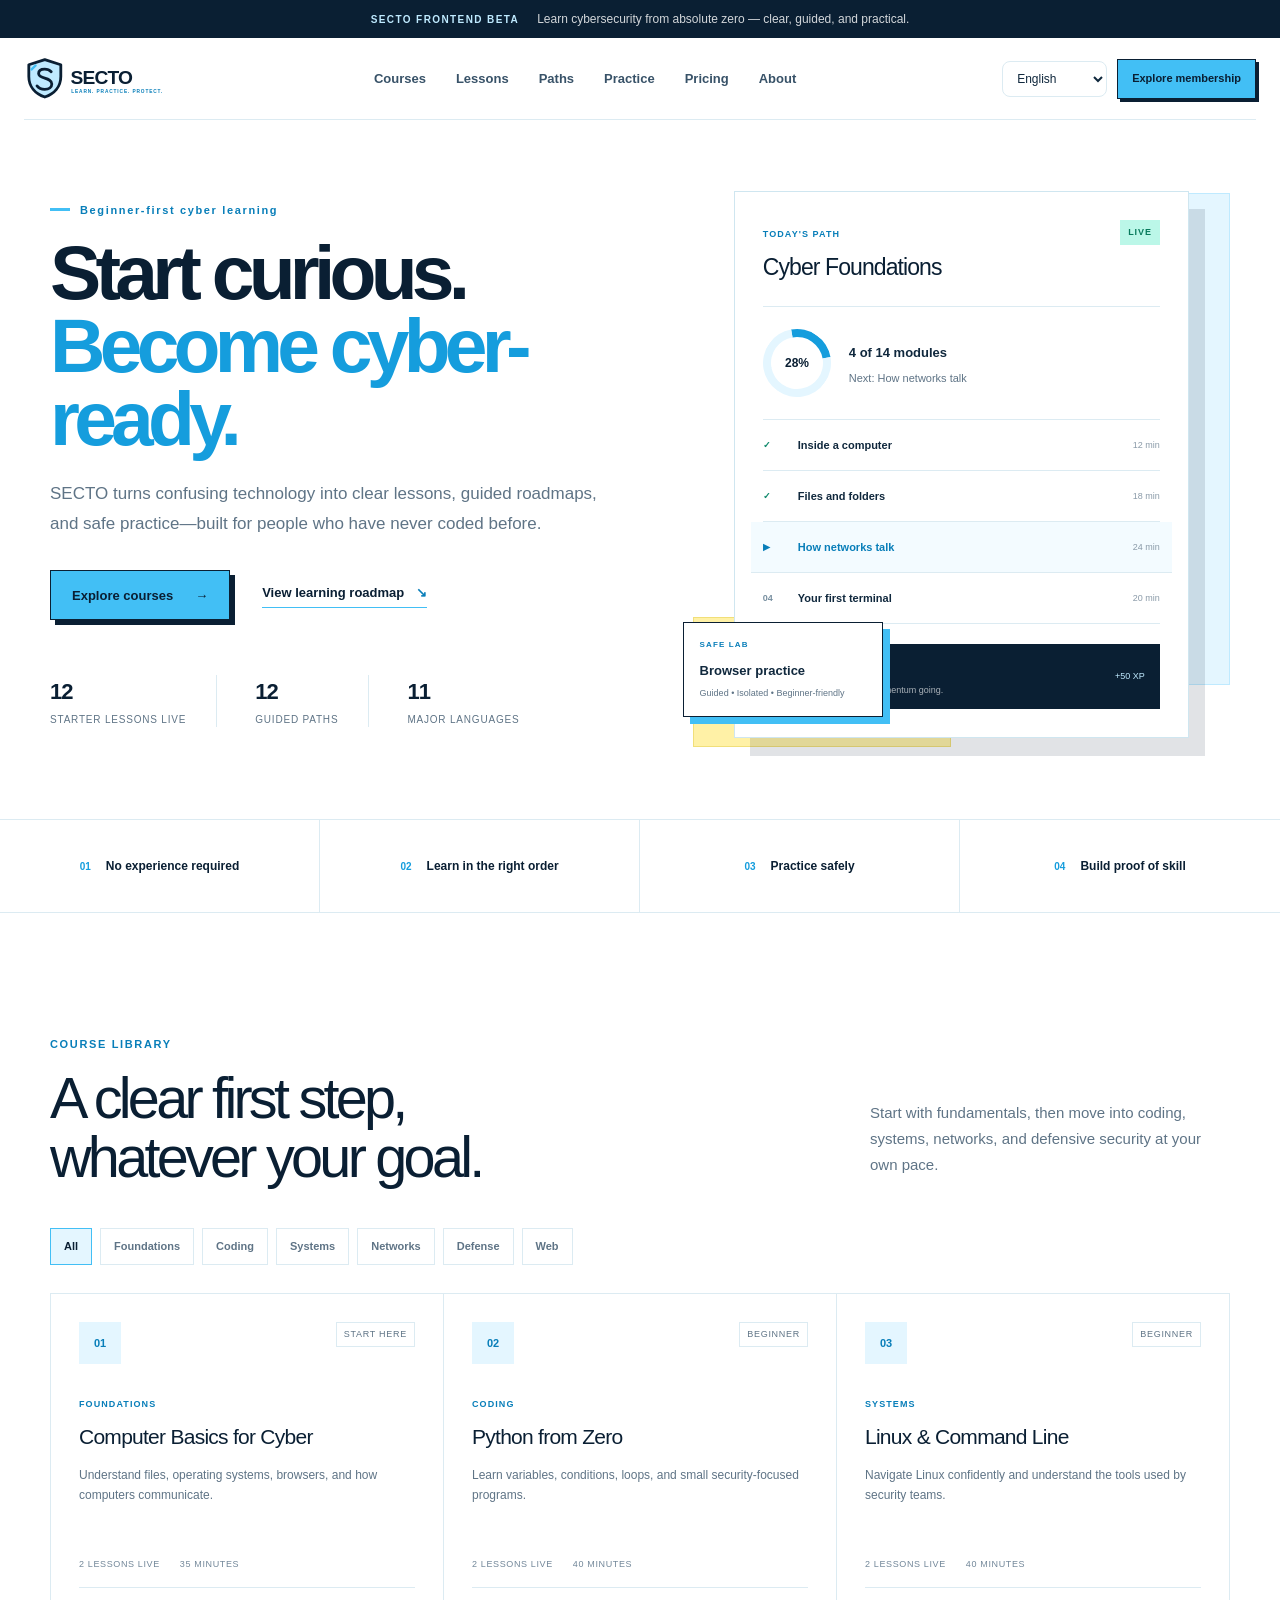
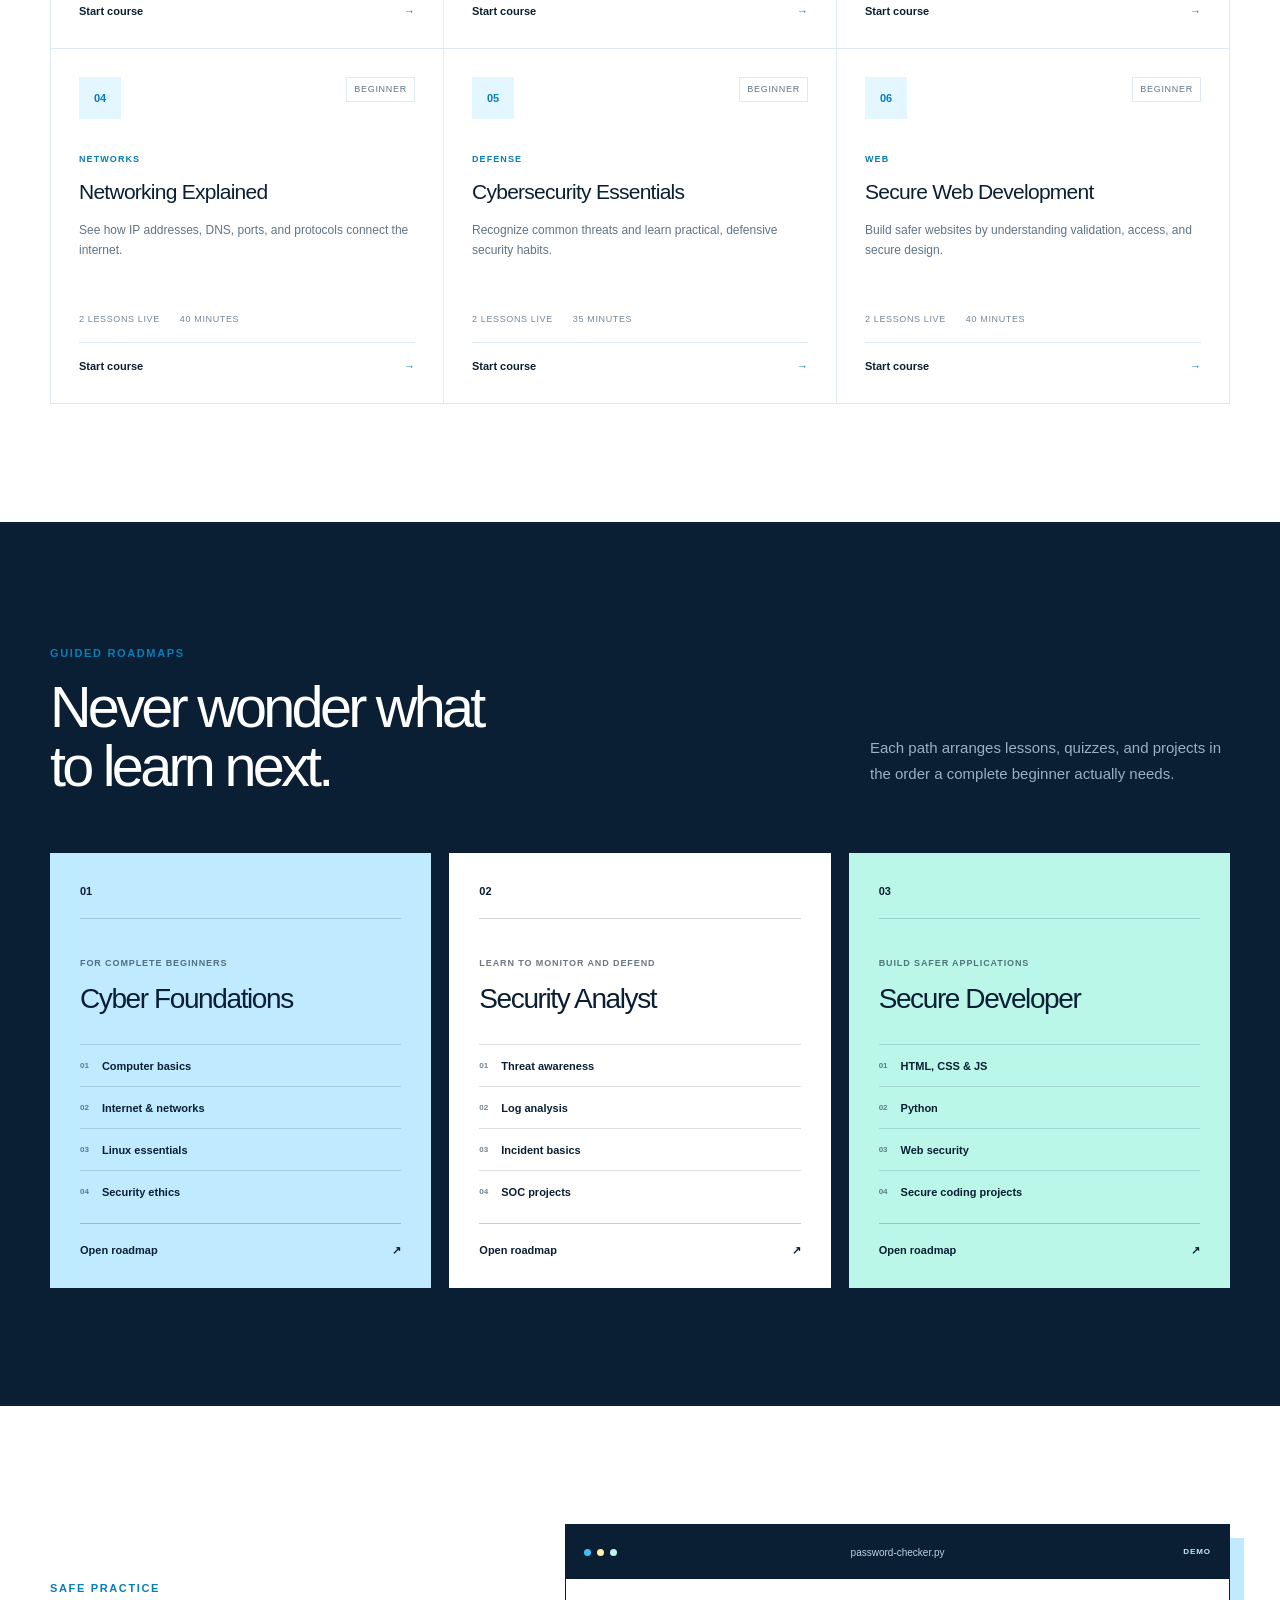
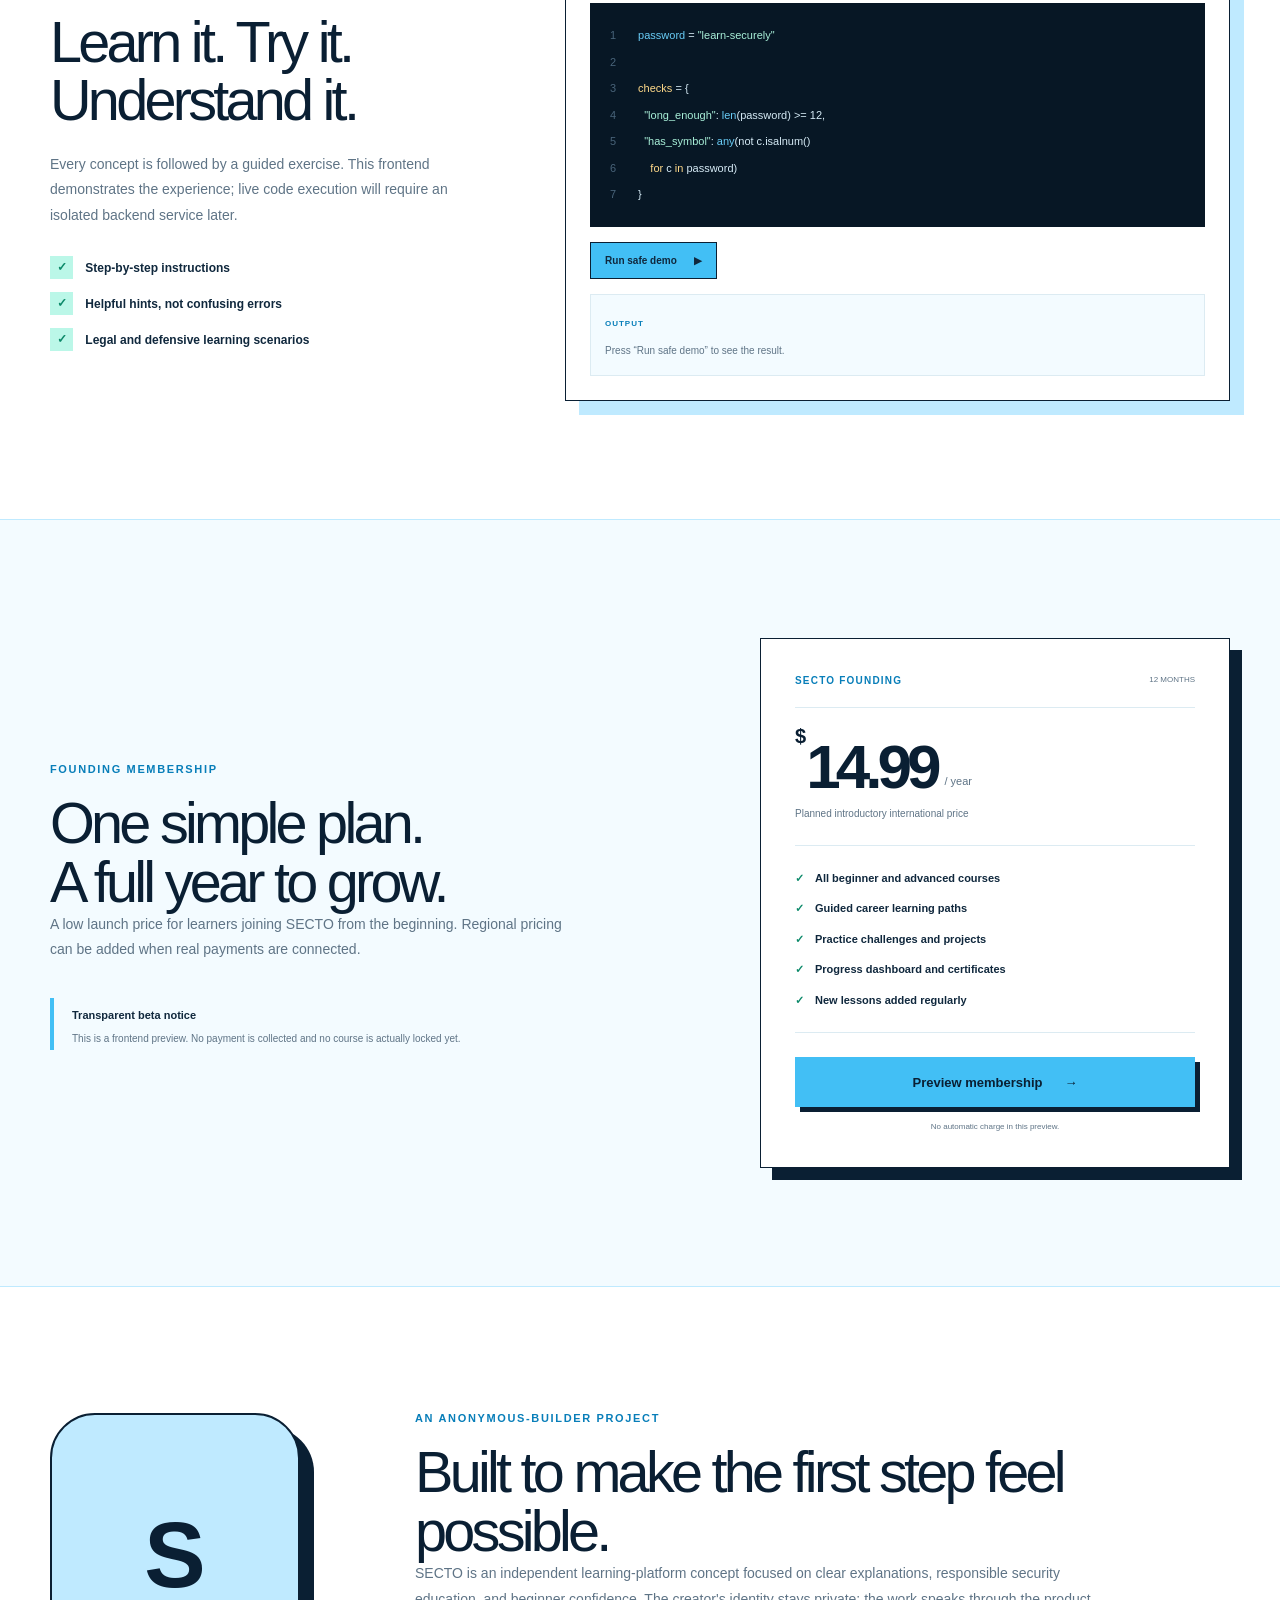
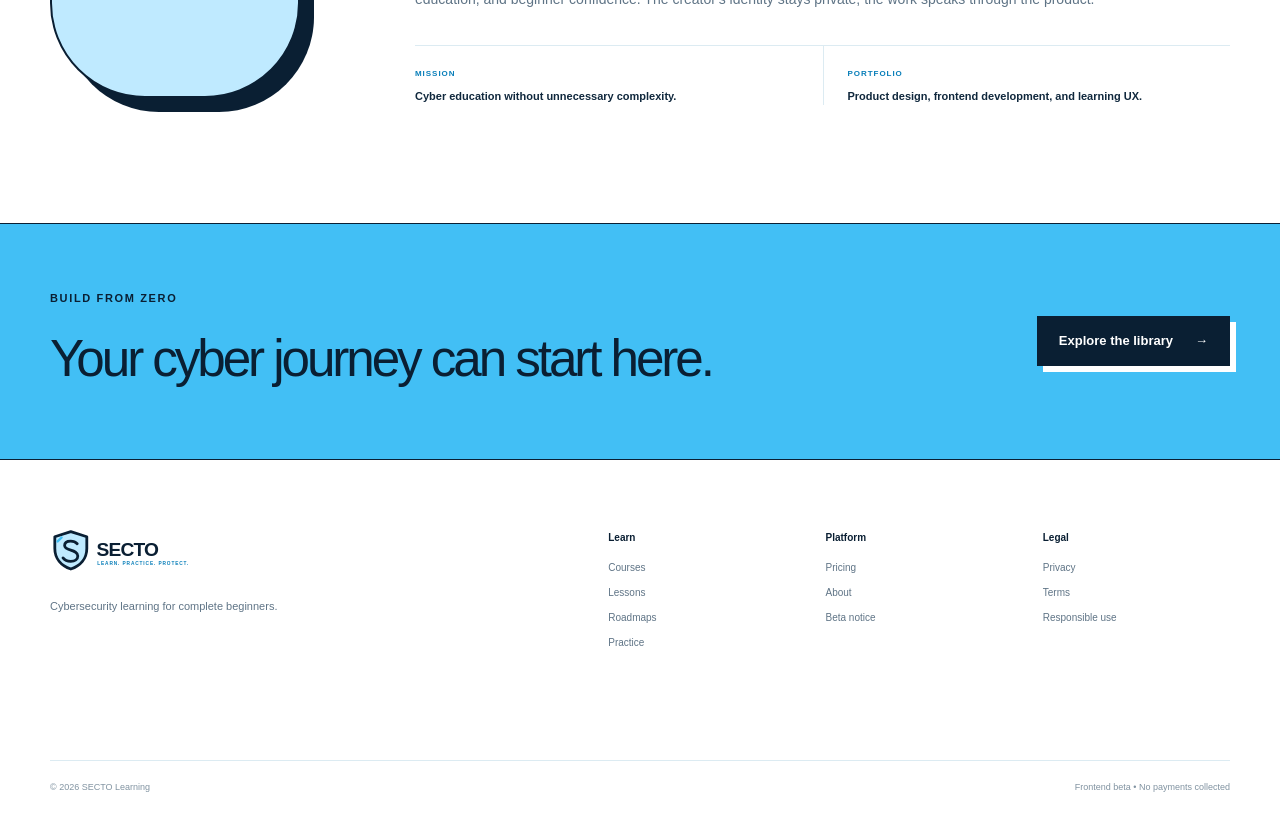
<file: index.html>
<!doctype html>
<html lang="en">
<head>
  <meta charset="UTF-8">
  <meta name="viewport" content="width=device-width, initial-scale=1.0">
  <meta name="description" content="SECTO is a beginner-first cybersecurity learning platform for coding, Linux, networking, and secure development.">
  <title>SECTO — Cybersecurity Learning from Zero</title>
  <link rel="icon" href="favicon.svg" type="image/svg+xml">
  <link rel="stylesheet" href="site.css">
  <script src="script.js" defer></script>
</head>
<body>
  <main>
    <div class="notice-bar">
      <span>SECTO FRONTEND BETA</span>
      <p>Learn cybersecurity from absolute zero — clear, guided, and practical.</p>
    </div>

    <header class="site-header">
      <a class="brand" href="#top" aria-label="SECTO home">
        <img class="brand-logo" src="secto-logo.svg" alt="SECTO — Learn. Practice. Protect.">
      </a>
      <button class="menu-button" aria-label="Toggle navigation" aria-expanded="false"><span></span><span></span></button>
      <nav class="main-nav" aria-label="Main navigation">
        <a href="#courses">Courses</a><a href="lessons.html">Lessons</a><a href="#paths">Paths</a><a href="#practice">Practice</a><a href="#pricing">Pricing</a><a href="#about">About</a>
      </nav>
      <div class="header-actions">
        <label class="language-picker">
          <span class="sr-only">Select language</span>
          <select id="languageSelect" aria-label="Select language">
            <option>English</option><option>Urdu</option><option>Hindi</option><option>Arabic</option><option>Spanish</option><option>French</option><option>German</option><option>Portuguese</option><option>Chinese</option><option>Japanese</option><option>Korean</option>
          </select>
        </label>
        <a class="button button-small" href="#pricing">Explore membership</a>
      </div>
    </header>

    <section class="hero section-shell" id="top">
      <div class="hero-copy">
        <div class="eyebrow"><span></span> Beginner-first cyber learning</div>
        <h1>Start curious.<br><em>Become cyber-ready.</em></h1>
        <p class="hero-text">SECTO turns confusing technology into clear lessons, guided roadmaps, and safe practice—built for people who have never coded before.</p>
        <div class="hero-actions">
          <a class="button" href="#courses">Explore courses <span>→</span></a>
          <a class="text-link" href="#paths">View learning roadmap <span>↘</span></a>
        </div>
        <div class="hero-proof" aria-label="Platform highlights">
          <div><strong>12</strong><span>starter lessons live</span></div>
          <div><strong>12</strong><span>guided paths</span></div>
          <div><strong>11</strong><span>major languages</span></div>
        </div>
      </div>

      <div class="hero-visual" aria-label="Student dashboard preview">
        <div class="sky-block sky-block-one"></div><div class="sky-block sky-block-two"></div>
        <article class="dashboard-card">
          <div class="dash-top"><div><span class="tiny-label">TODAY'S PATH</span><h2>Cyber Foundations</h2></div><span class="status-dot">LIVE</span></div>
          <div class="progress-row"><div class="progress-ring"><span>28%</span></div><div><strong>4 of 14 modules</strong><p>Next: How networks talk</p></div></div>
          <div class="lesson-list">
            <div class="lesson complete"><span>✓</span><p>Inside a computer</p><small>12 min</small></div>
            <div class="lesson complete"><span>✓</span><p>Files and folders</p><small>18 min</small></div>
            <div class="lesson active"><span>▶</span><p>How networks talk</p><small>24 min</small></div>
            <div class="lesson"><span>04</span><p>Your first terminal</p><small>20 min</small></div>
          </div>
          <div class="daily-card"><span class="streak-icon">7</span><div><strong>Day streak</strong><p>Keep your momentum going.</p></div><span>+50 XP</span></div>
        </article>
        <div class="floating-note"><span>SAFE LAB</span><strong>Browser practice</strong><p>Guided • Isolated • Beginner-friendly</p></div>
      </div>
    </section>

    <div class="language-message section-shell" id="languageMessage" role="status" hidden></div>

    <section class="values-strip" aria-label="SECTO learning principles">
      <div><span>01</span><strong>No experience required</strong></div><div><span>02</span><strong>Learn in the right order</strong></div><div><span>03</span><strong>Practice safely</strong></div><div><span>04</span><strong>Build proof of skill</strong></div>
    </section>

    <section class="courses section-shell section-space" id="courses">
      <div class="section-heading"><div><span class="kicker">COURSE LIBRARY</span><h2>A clear first step,<br>whatever your goal.</h2></div><p>Start with fundamentals, then move into coding, systems, networks, and defensive security at your own pace.</p></div>
      <div class="filter-row" aria-label="Filter courses">
        <button class="filter active" data-filter="All">All</button><button class="filter" data-filter="Foundations">Foundations</button><button class="filter" data-filter="Coding">Coding</button><button class="filter" data-filter="Systems">Systems</button><button class="filter" data-filter="Networks">Networks</button><button class="filter" data-filter="Defense">Defense</button><button class="filter" data-filter="Web">Web</button>
      </div>
      <div class="course-grid">
        <article class="course-card" data-category="Foundations"><div class="course-top"><span class="course-number">01</span><span class="course-level">Start here</span></div><span class="course-category">Foundations</span><h3>Computer Basics for Cyber</h3><p>Understand files, operating systems, browsers, and how computers communicate.</p><div class="course-meta"><span>2 lessons live</span><span>35 minutes</span></div><a class="course-link" href="lessons.html#foundations">Start course <span>→</span></a></article>
        <article class="course-card" data-category="Coding"><div class="course-top"><span class="course-number">02</span><span class="course-level">Beginner</span></div><span class="course-category">Coding</span><h3>Python from Zero</h3><p>Learn variables, conditions, loops, and small security-focused programs.</p><div class="course-meta"><span>2 lessons live</span><span>40 minutes</span></div><a class="course-link" href="lessons.html#python">Start course <span>→</span></a></article>
        <article class="course-card" data-category="Systems"><div class="course-top"><span class="course-number">03</span><span class="course-level">Beginner</span></div><span class="course-category">Systems</span><h3>Linux &amp; Command Line</h3><p>Navigate Linux confidently and understand the tools used by security teams.</p><div class="course-meta"><span>2 lessons live</span><span>40 minutes</span></div><a class="course-link" href="lessons.html#linux">Start course <span>→</span></a></article>
        <article class="course-card" data-category="Networks"><div class="course-top"><span class="course-number">04</span><span class="course-level">Beginner</span></div><span class="course-category">Networks</span><h3>Networking Explained</h3><p>See how IP addresses, DNS, ports, and protocols connect the internet.</p><div class="course-meta"><span>2 lessons live</span><span>40 minutes</span></div><a class="course-link" href="lessons.html#networks">Start course <span>→</span></a></article>
        <article class="course-card" data-category="Defense"><div class="course-top"><span class="course-number">05</span><span class="course-level">Beginner</span></div><span class="course-category">Defense</span><h3>Cybersecurity Essentials</h3><p>Recognize common threats and learn practical, defensive security habits.</p><div class="course-meta"><span>2 lessons live</span><span>35 minutes</span></div><a class="course-link" href="lessons.html#defense">Start course <span>→</span></a></article>
        <article class="course-card" data-category="Web"><div class="course-top"><span class="course-number">06</span><span class="course-level">Beginner</span></div><span class="course-category">Web</span><h3>Secure Web Development</h3><p>Build safer websites by understanding validation, access, and secure design.</p><div class="course-meta"><span>2 lessons live</span><span>40 minutes</span></div><a class="course-link" href="lessons.html#web">Start course <span>→</span></a></article>
      </div>
    </section>

    <section class="paths section-space" id="paths">
      <div class="section-shell">
        <div class="section-heading light-heading"><div><span class="kicker">GUIDED ROADMAPS</span><h2>Never wonder what<br>to learn next.</h2></div><p>Each path arranges lessons, quizzes, and projects in the order a complete beginner actually needs.</p></div>
        <div class="path-grid">
          <article class="path-card path-blue"><div class="path-number">01</div><span>For complete beginners</span><h3>Cyber Foundations</h3><ol><li>Computer basics</li><li>Internet &amp; networks</li><li>Linux essentials</li><li>Security ethics</li></ol><button>Open roadmap <span>↗</span></button></article>
          <article class="path-card path-navy"><div class="path-number">02</div><span>Learn to monitor and defend</span><h3>Security Analyst</h3><ol><li>Threat awareness</li><li>Log analysis</li><li>Incident basics</li><li>SOC projects</li></ol><button>Open roadmap <span>↗</span></button></article>
          <article class="path-card path-aqua"><div class="path-number">03</div><span>Build safer applications</span><h3>Secure Developer</h3><ol><li>HTML, CSS &amp; JS</li><li>Python</li><li>Web security</li><li>Secure coding projects</li></ol><button>Open roadmap <span>↗</span></button></article>
        </div>
      </div>
    </section>

    <section class="practice section-shell section-space" id="practice">
      <div class="practice-copy"><span class="kicker">SAFE PRACTICE</span><h2>Learn it. Try it.<br>Understand it.</h2><p>Every concept is followed by a guided exercise. This frontend demonstrates the experience; live code execution will require an isolated backend service later.</p><ul class="check-list"><li><span>✓</span> Step-by-step instructions</li><li><span>✓</span> Helpful hints, not confusing errors</li><li><span>✓</span> Legal and defensive learning scenarios</li></ul></div>
      <div class="lab-window">
        <div class="lab-header"><div class="window-dots"><i></i><i></i><i></i></div><span>password-checker.py</span><small>DEMO</small></div>
        <div class="lab-body">
          <div class="code-lines" aria-label="Python example"><code><span class="line-no">1</span><b>password</b> = <i>&quot;learn-securely&quot;</i></code><code><span class="line-no">2</span></code><code><span class="line-no">3</span><em>checks</em> = {</code><code><span class="line-no">4</span>&nbsp;&nbsp;<i>&quot;long_enough&quot;</i>: <b>len</b>(password) &gt;= 12,</code><code><span class="line-no">5</span>&nbsp;&nbsp;<i>&quot;has_symbol&quot;</i>: <b>any</b>(not c.isalnum()</code><code><span class="line-no">6</span>&nbsp;&nbsp;&nbsp;&nbsp;<em>for</em> c <em>in</em> password)</code><code><span class="line-no">7</span>}</code></div>
          <button class="run-button" id="runDemo">Run safe demo <span>▶</span></button>
          <div class="terminal-output" id="terminalOutput" aria-live="polite"><span>OUTPUT</span><p>Press “Run safe demo” to see the result.</p></div>
        </div>
      </div>
    </section>

    <section class="pricing section-space" id="pricing">
      <div class="section-shell pricing-shell">
        <div class="pricing-intro"><span class="kicker">FOUNDING MEMBERSHIP</span><h2>One simple plan.<br>A full year to grow.</h2><p>A low launch price for learners joining SECTO from the beginning. Regional pricing can be added when real payments are connected.</p><div class="pricing-note"><strong>Transparent beta notice</strong><p>This is a frontend preview. No payment is collected and no course is actually locked yet.</p></div></div>
        <article class="price-card"><div class="price-card-top"><span>SECTO FOUNDING</span><small>12 MONTHS</small></div><div class="price"><sup>$</sup><strong>14.99</strong><span>/ year</span></div><p>Planned introductory international price</p><ul><li>All beginner and advanced courses</li><li>Guided career learning paths</li><li>Practice challenges and projects</li><li>Progress dashboard and certificates</li><li>New lessons added regularly</li></ul><button class="button price-button" id="membershipButton">Preview membership <span>→</span></button><small class="renewal">No automatic charge in this preview.</small></article>
      </div>
    </section>

    <section class="about section-shell section-space" id="about">
      <div class="about-mark" aria-hidden="true">S</div>
      <div class="about-copy"><span class="kicker">AN ANONYMOUS-BUILDER PROJECT</span><h2>Built to make the first step feel possible.</h2><p>SECTO is an independent learning-platform concept focused on clear explanations, responsible security education, and beginner confidence. The creator's identity stays private; the work speaks through the product.</p><div class="about-details"><div><span>MISSION</span><strong>Cyber education without unnecessary complexity.</strong></div><div><span>PORTFOLIO</span><strong>Product design, frontend development, and learning UX.</strong></div></div></div>
    </section>

    <section class="cta-section"><div class="section-shell cta-inner"><div><span class="kicker">BUILD FROM ZERO</span><h2>Your cyber journey can start here.</h2></div><a class="button button-dark" href="#courses">Explore the library <span>→</span></a></div></section>

    <footer class="footer section-shell">
      <div class="footer-brand"><a class="brand" href="#top"><img class="brand-logo" src="secto-logo.svg" alt="SECTO — Learn. Practice. Protect."></a><p>Cybersecurity learning for complete beginners.</p></div>
      <div class="footer-links"><div><strong>Learn</strong><a href="#courses">Courses</a><a href="lessons.html">Lessons</a><a href="#paths">Roadmaps</a><a href="#practice">Practice</a></div><div><strong>Platform</strong><a href="#pricing">Pricing</a><a href="#about">About</a><a href="#top">Beta notice</a></div><div><strong>Legal</strong><a href="#top">Privacy</a><a href="#top">Terms</a><a href="#top">Responsible use</a></div></div>
      <div class="footer-bottom"><span>© 2026 SECTO Learning</span><span>Frontend beta • No payments collected</span></div>
    </footer>
  </main>
</body>
</html>
</file>
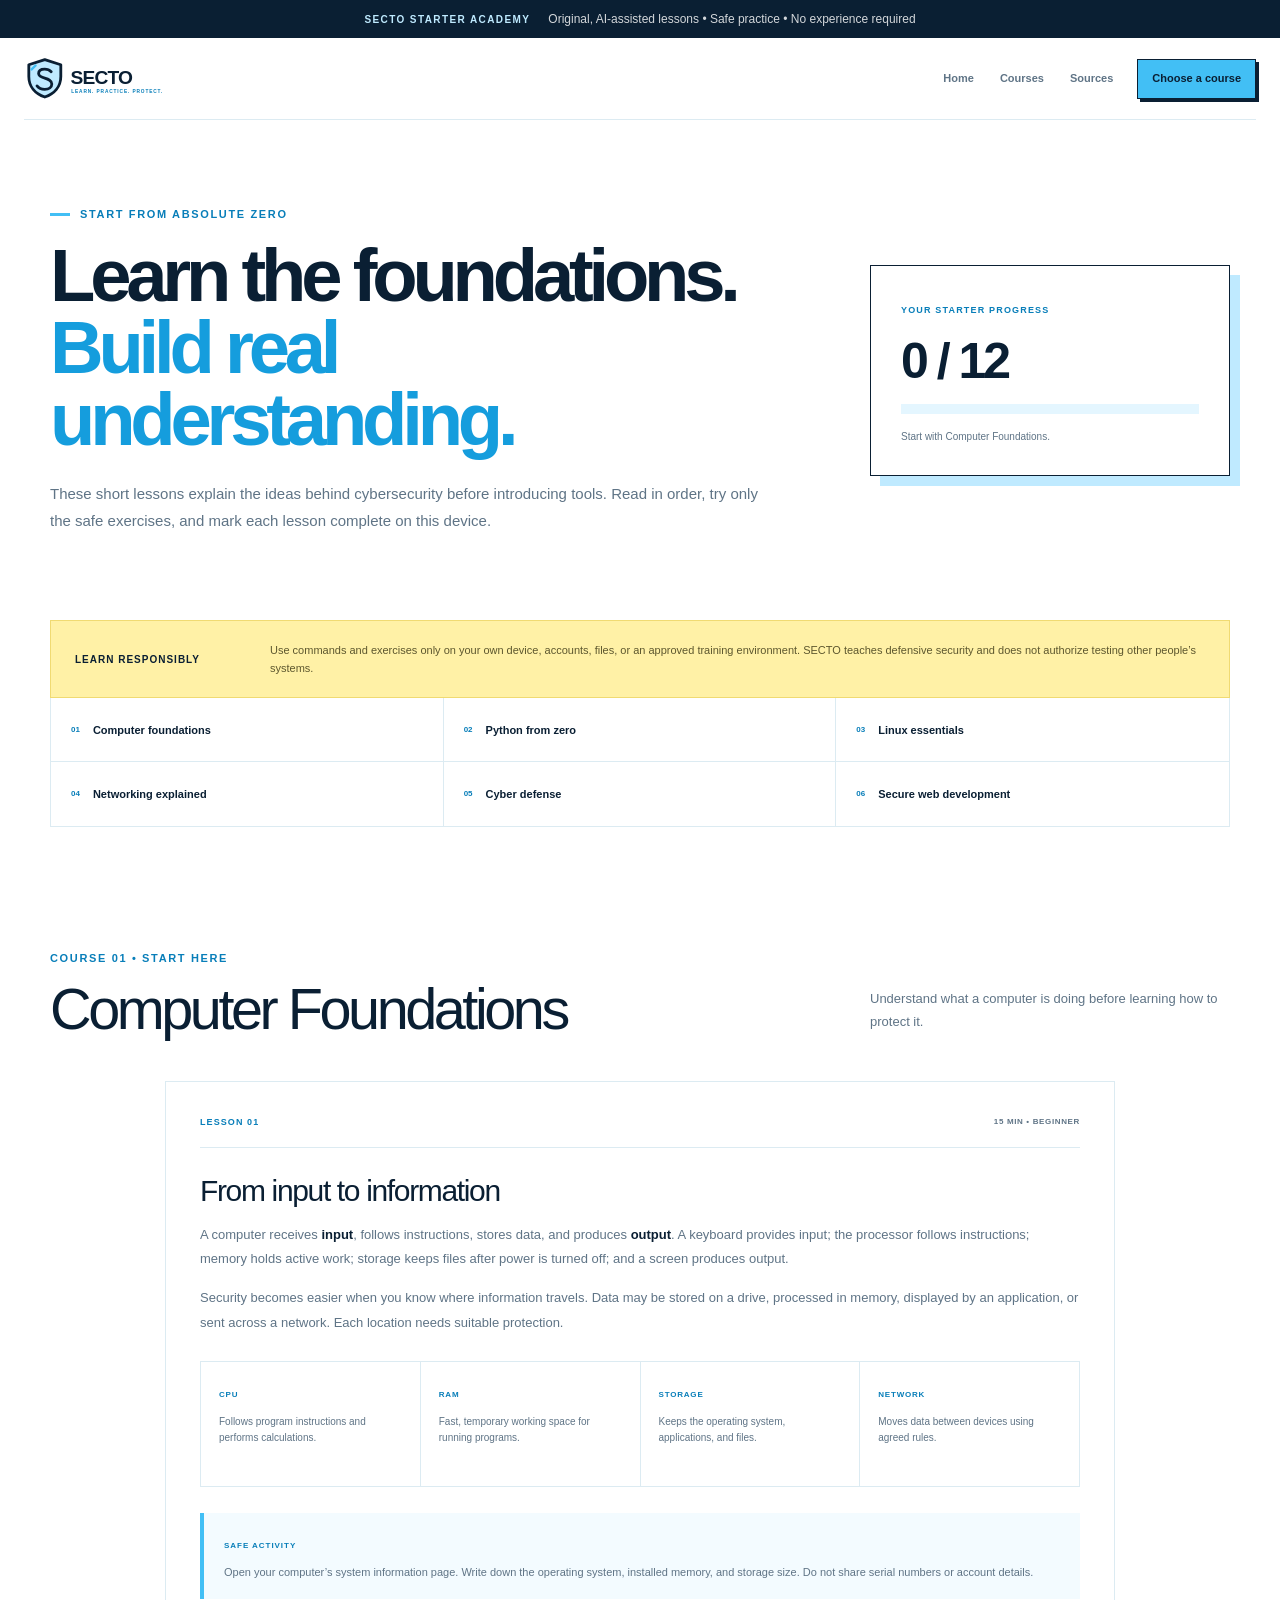
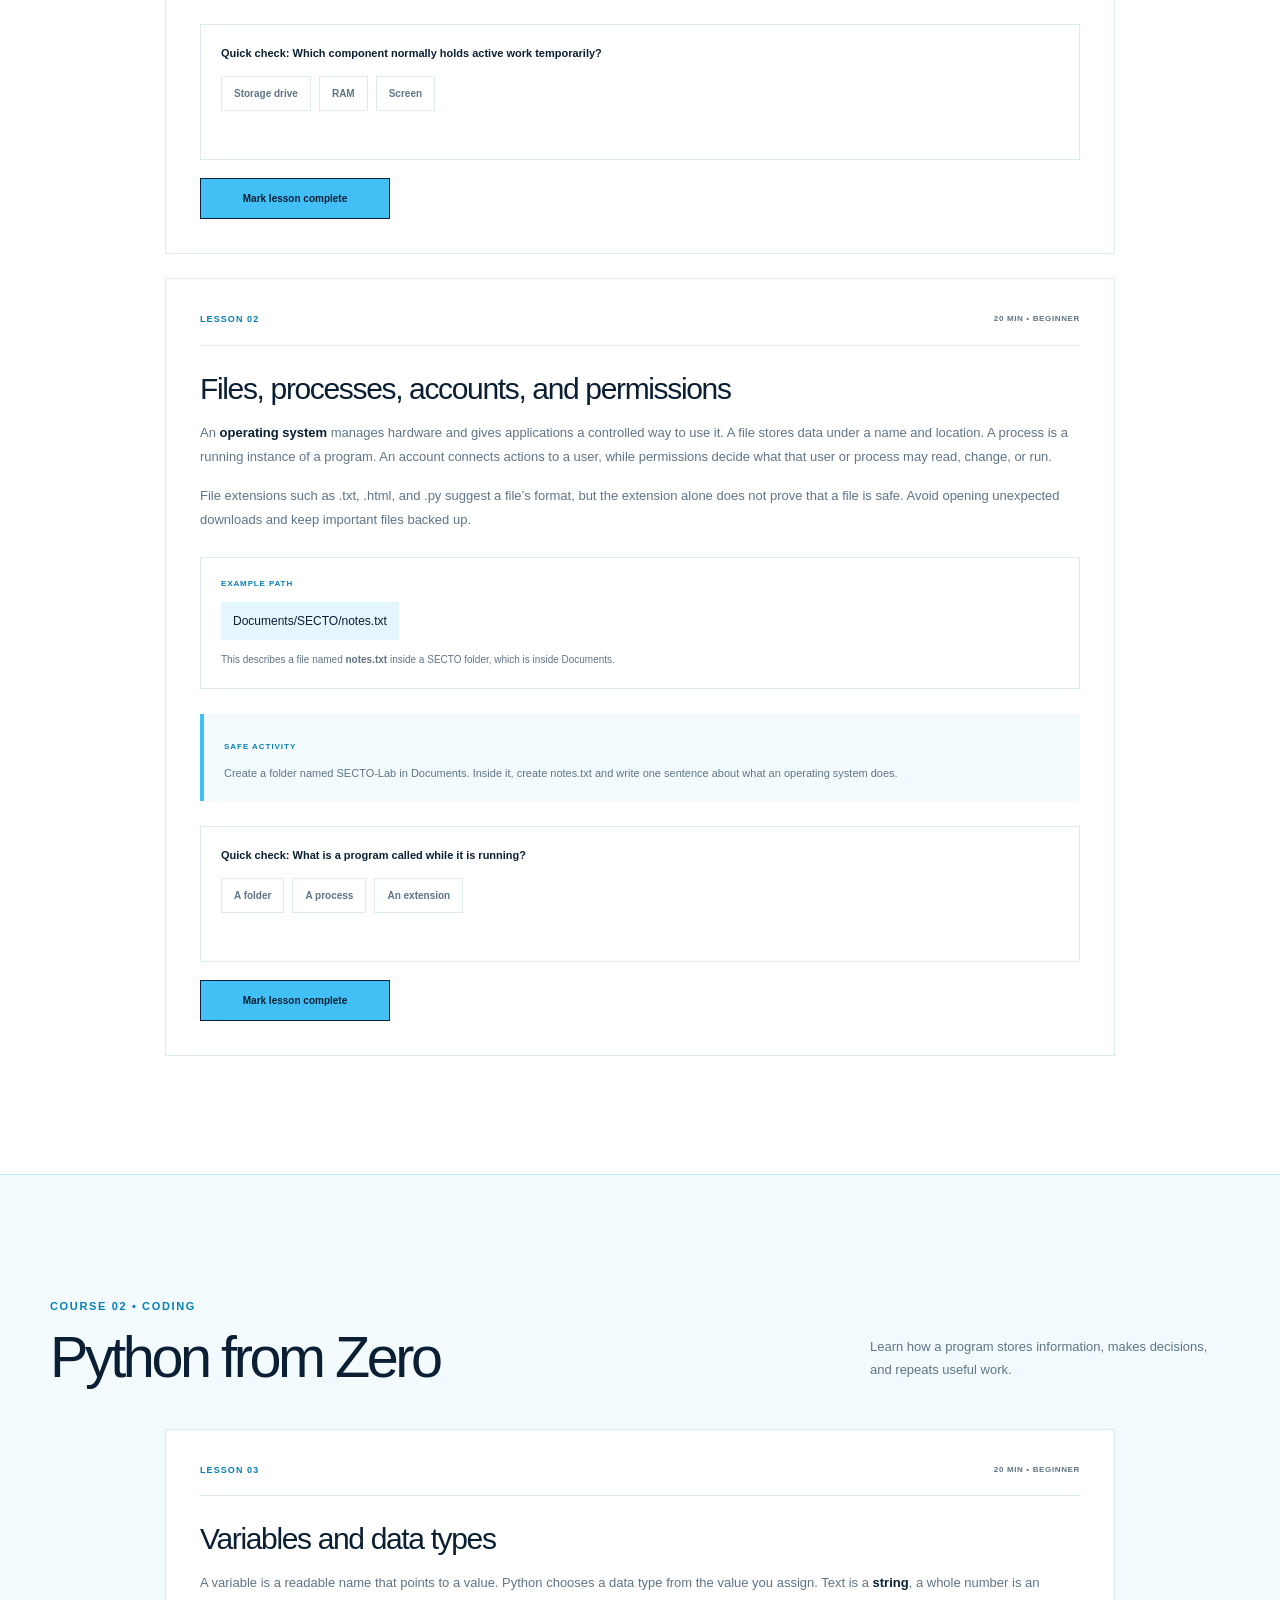
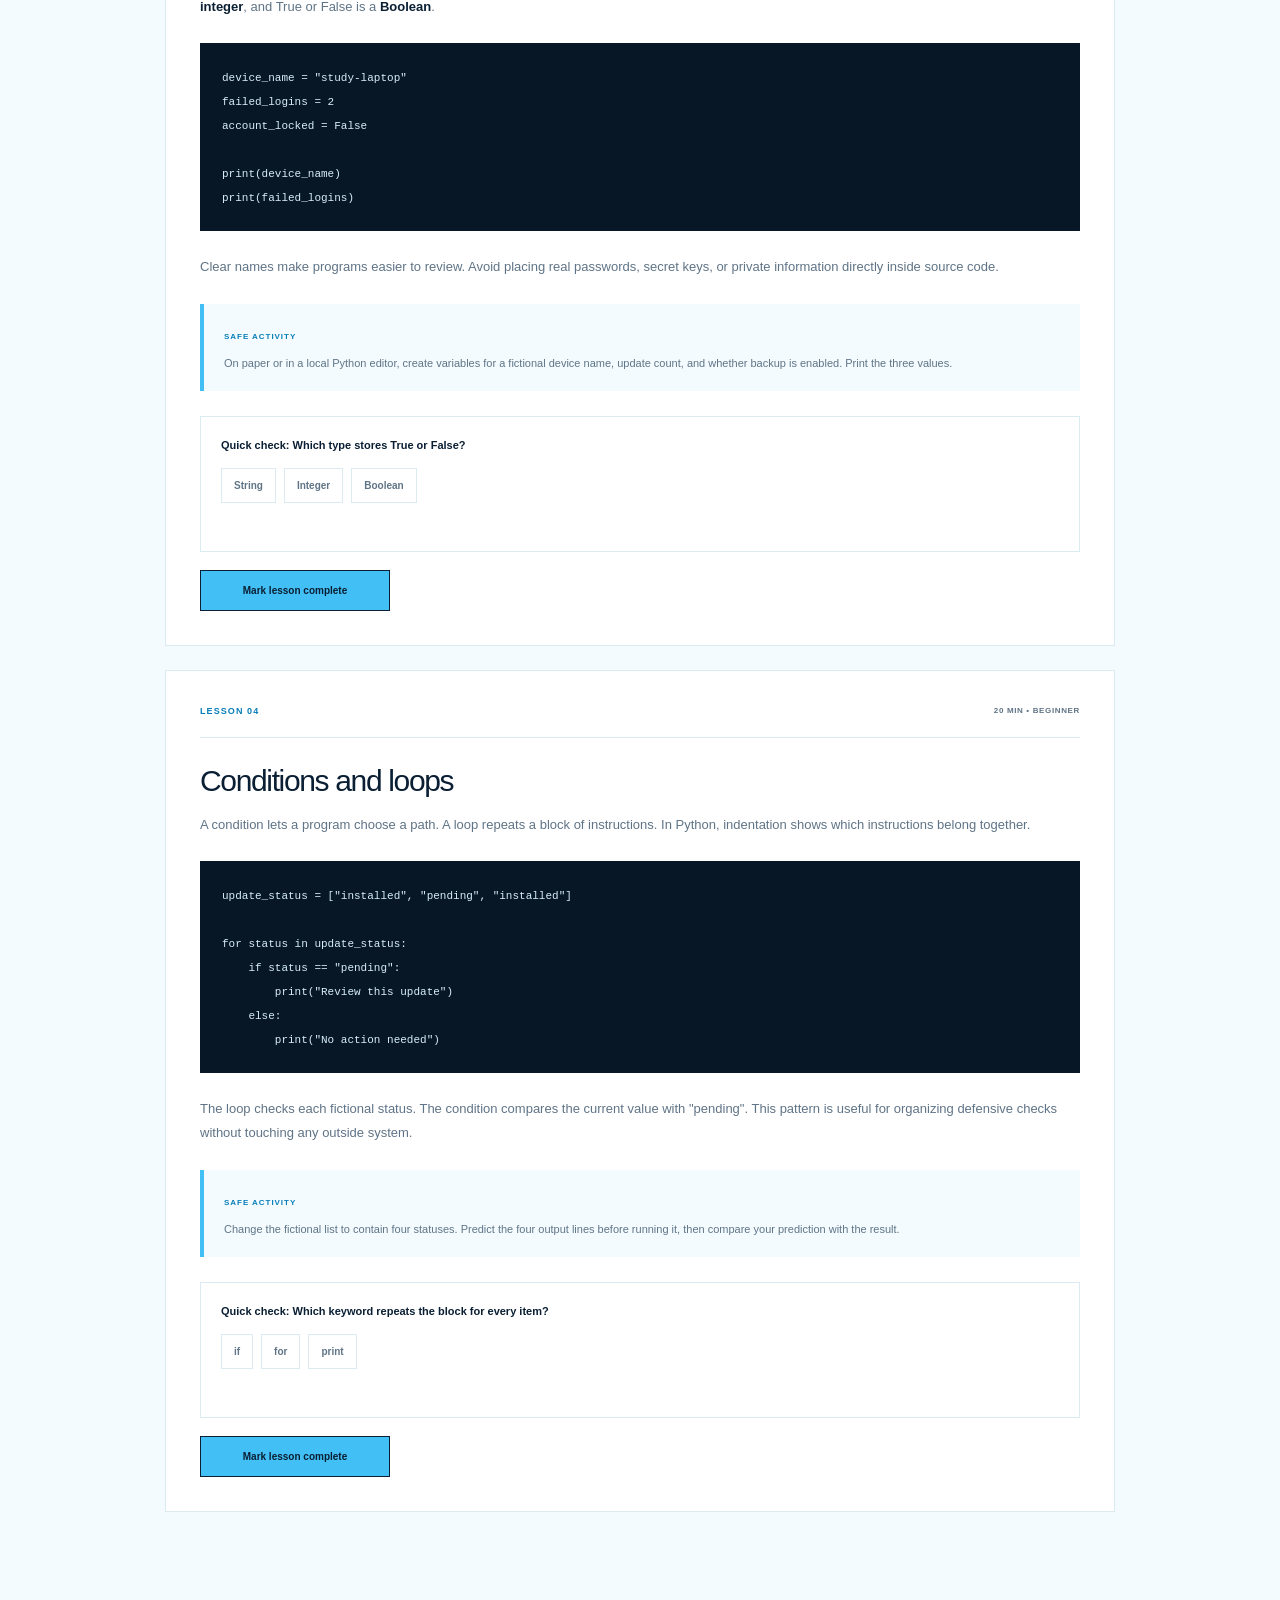
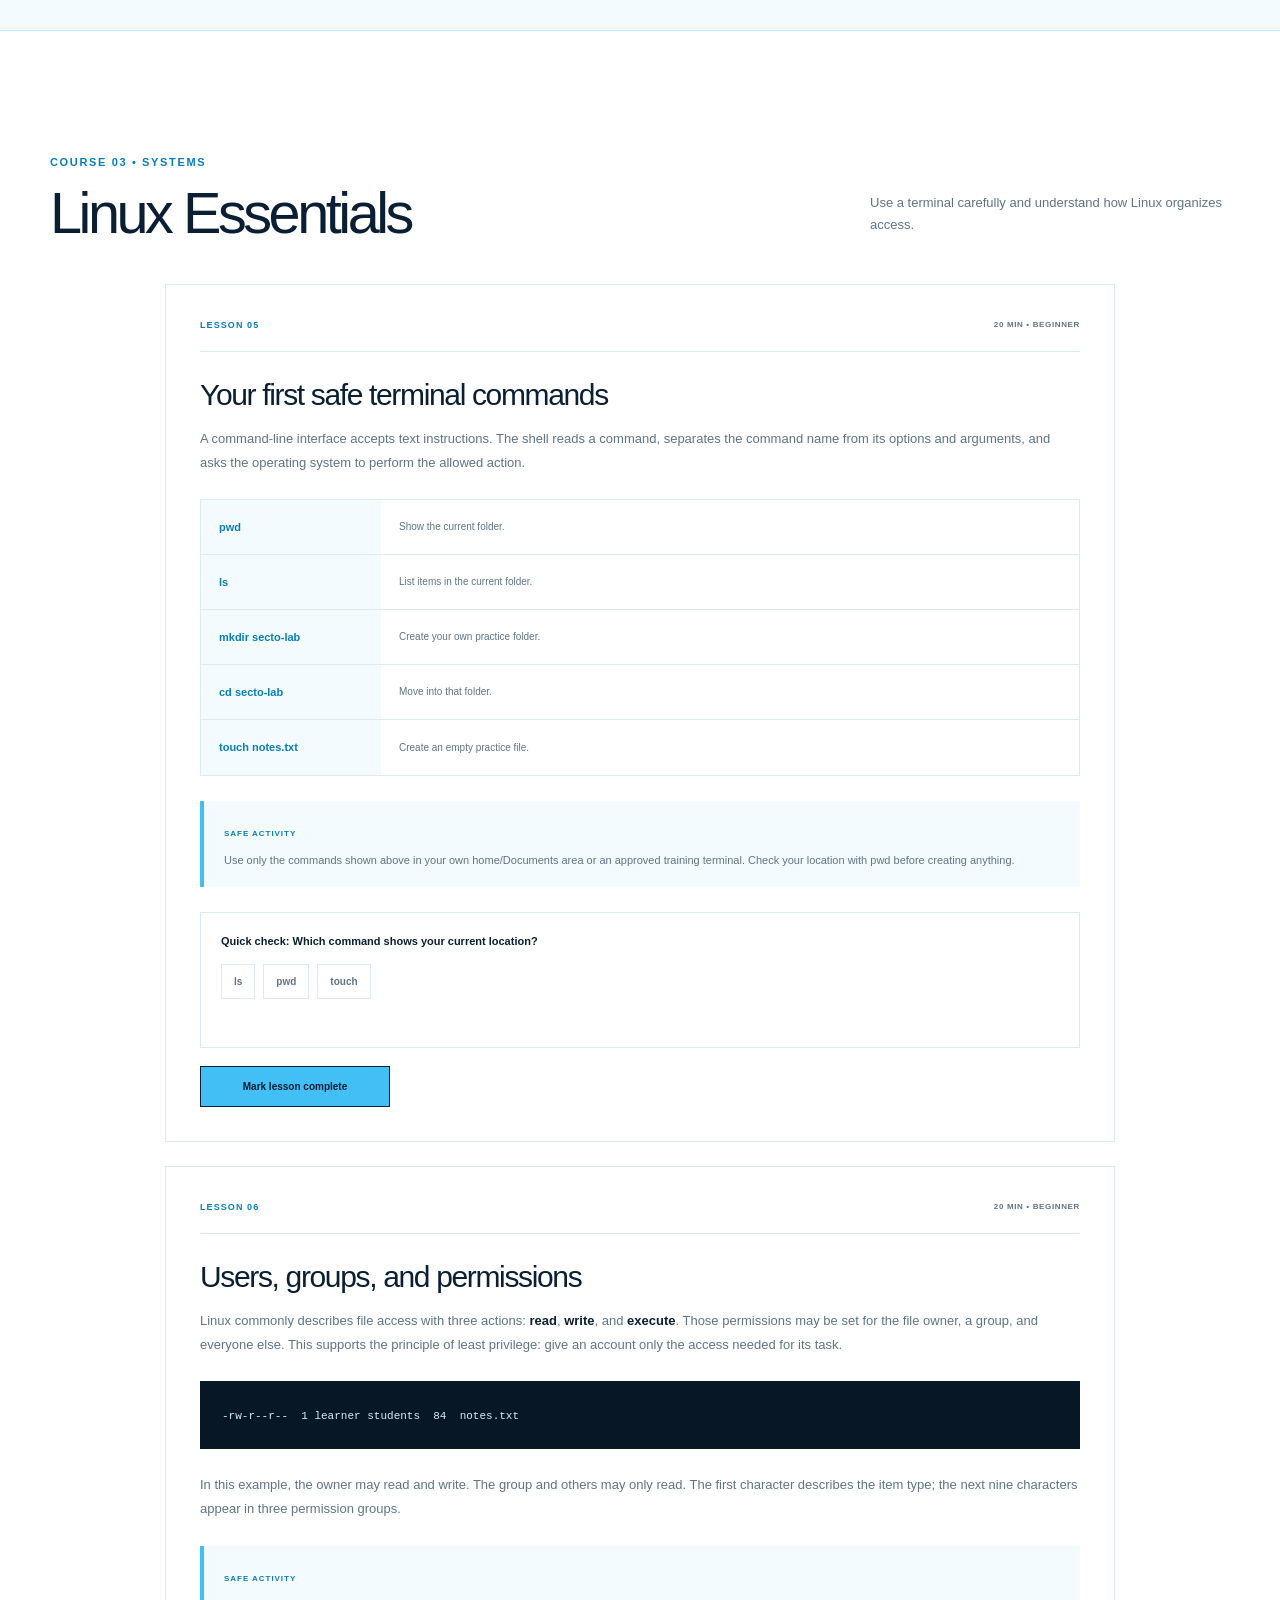
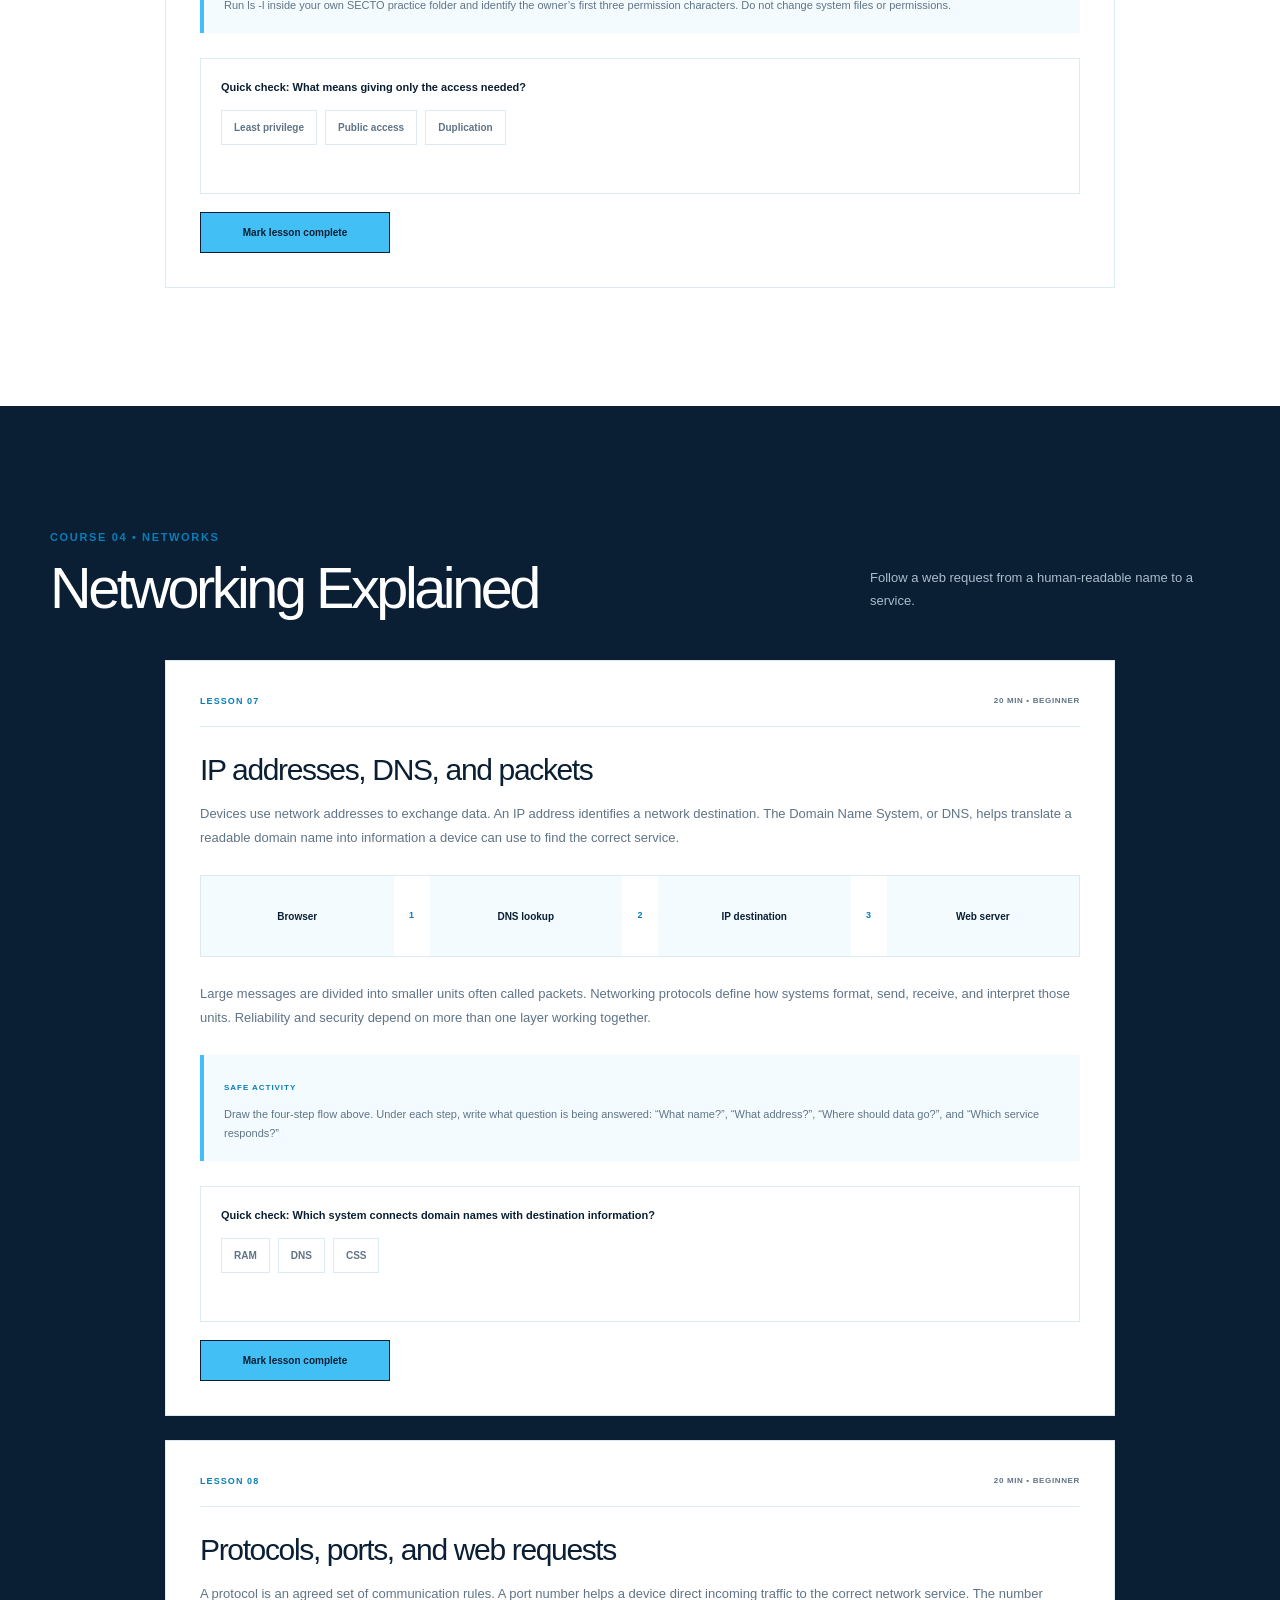
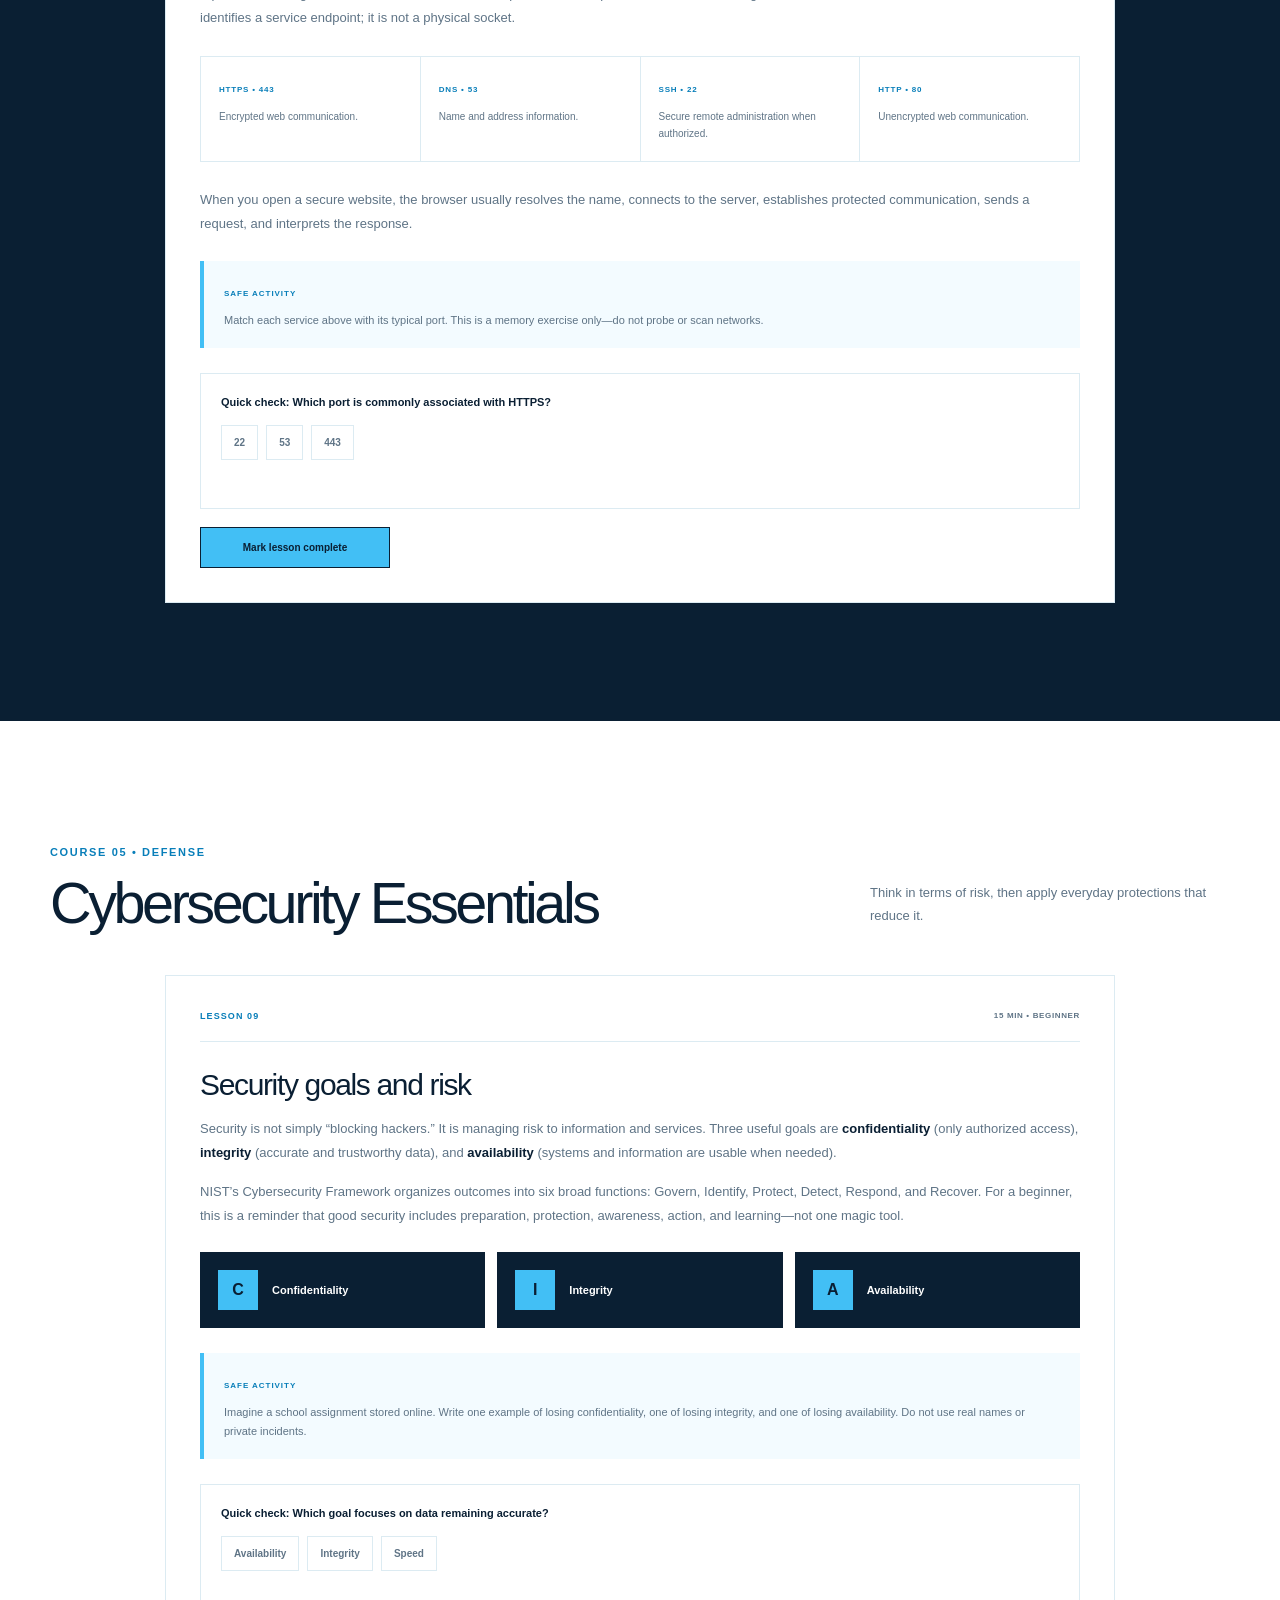
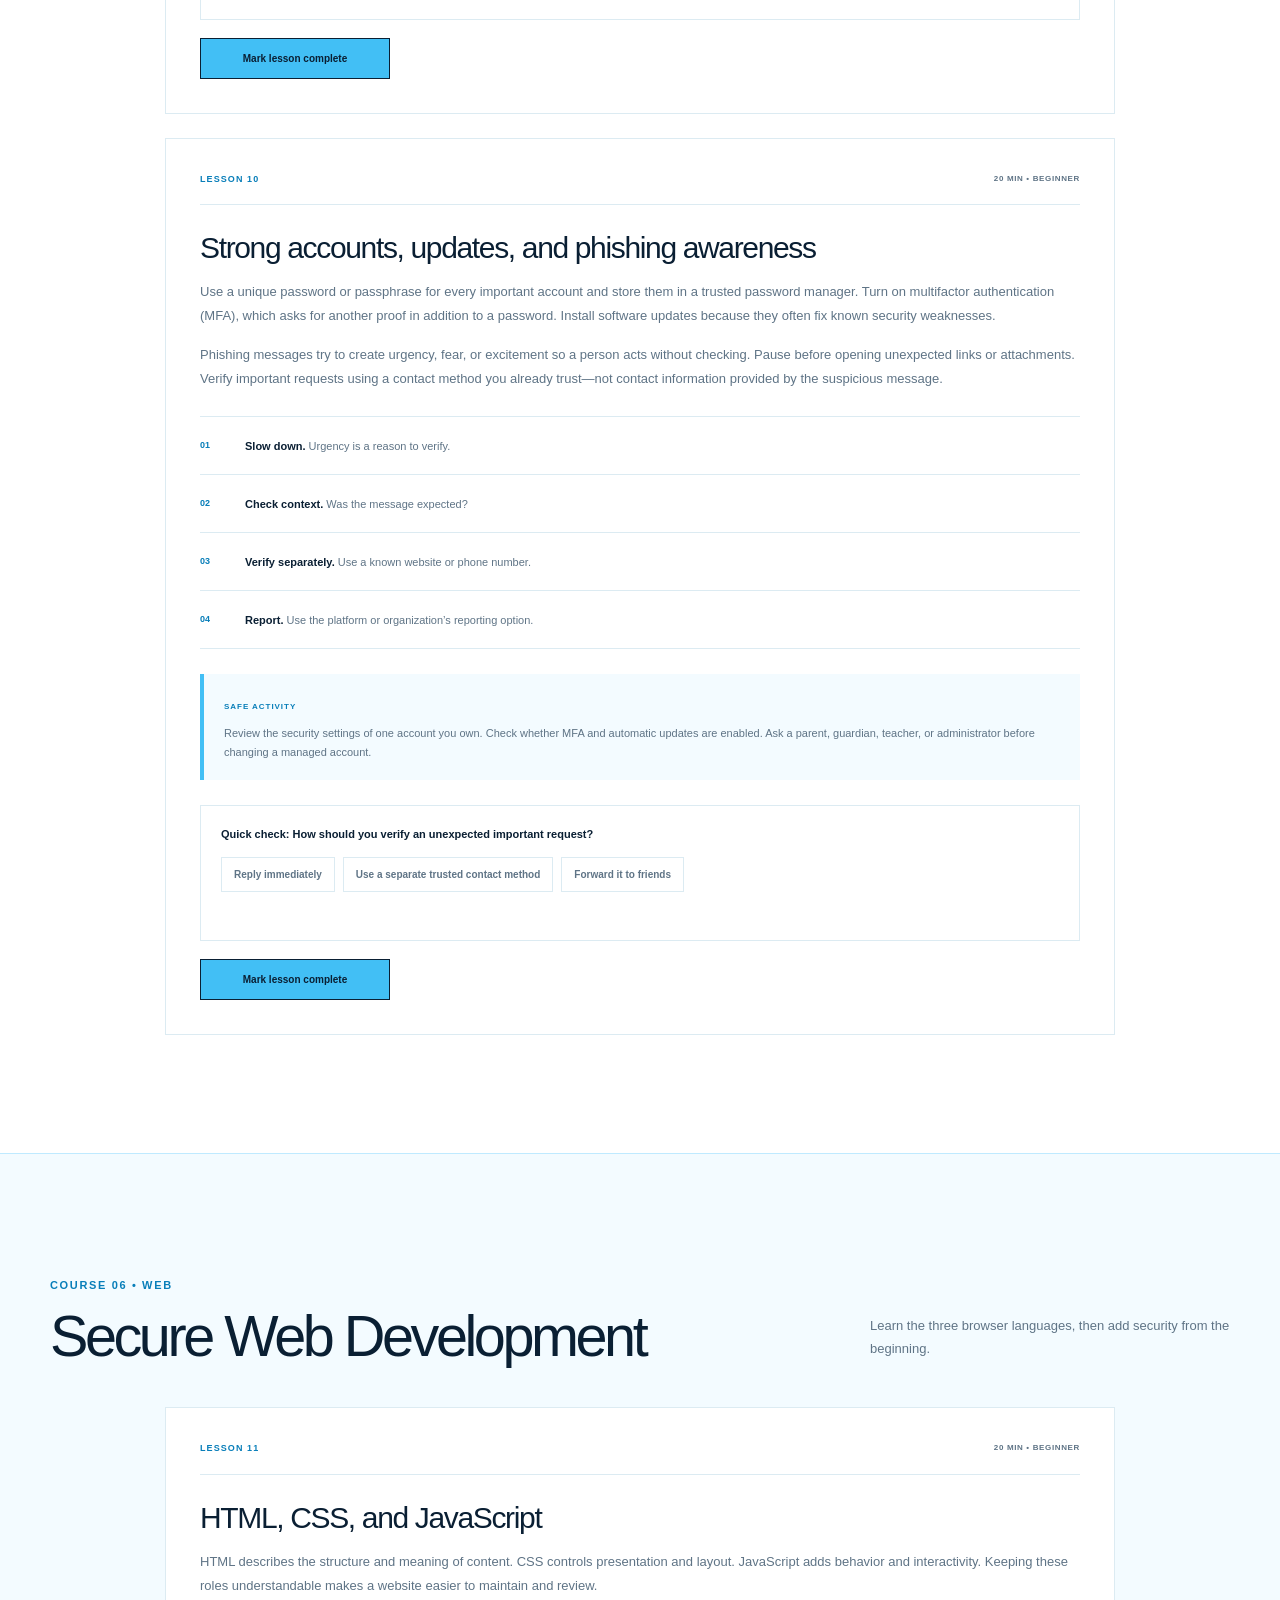
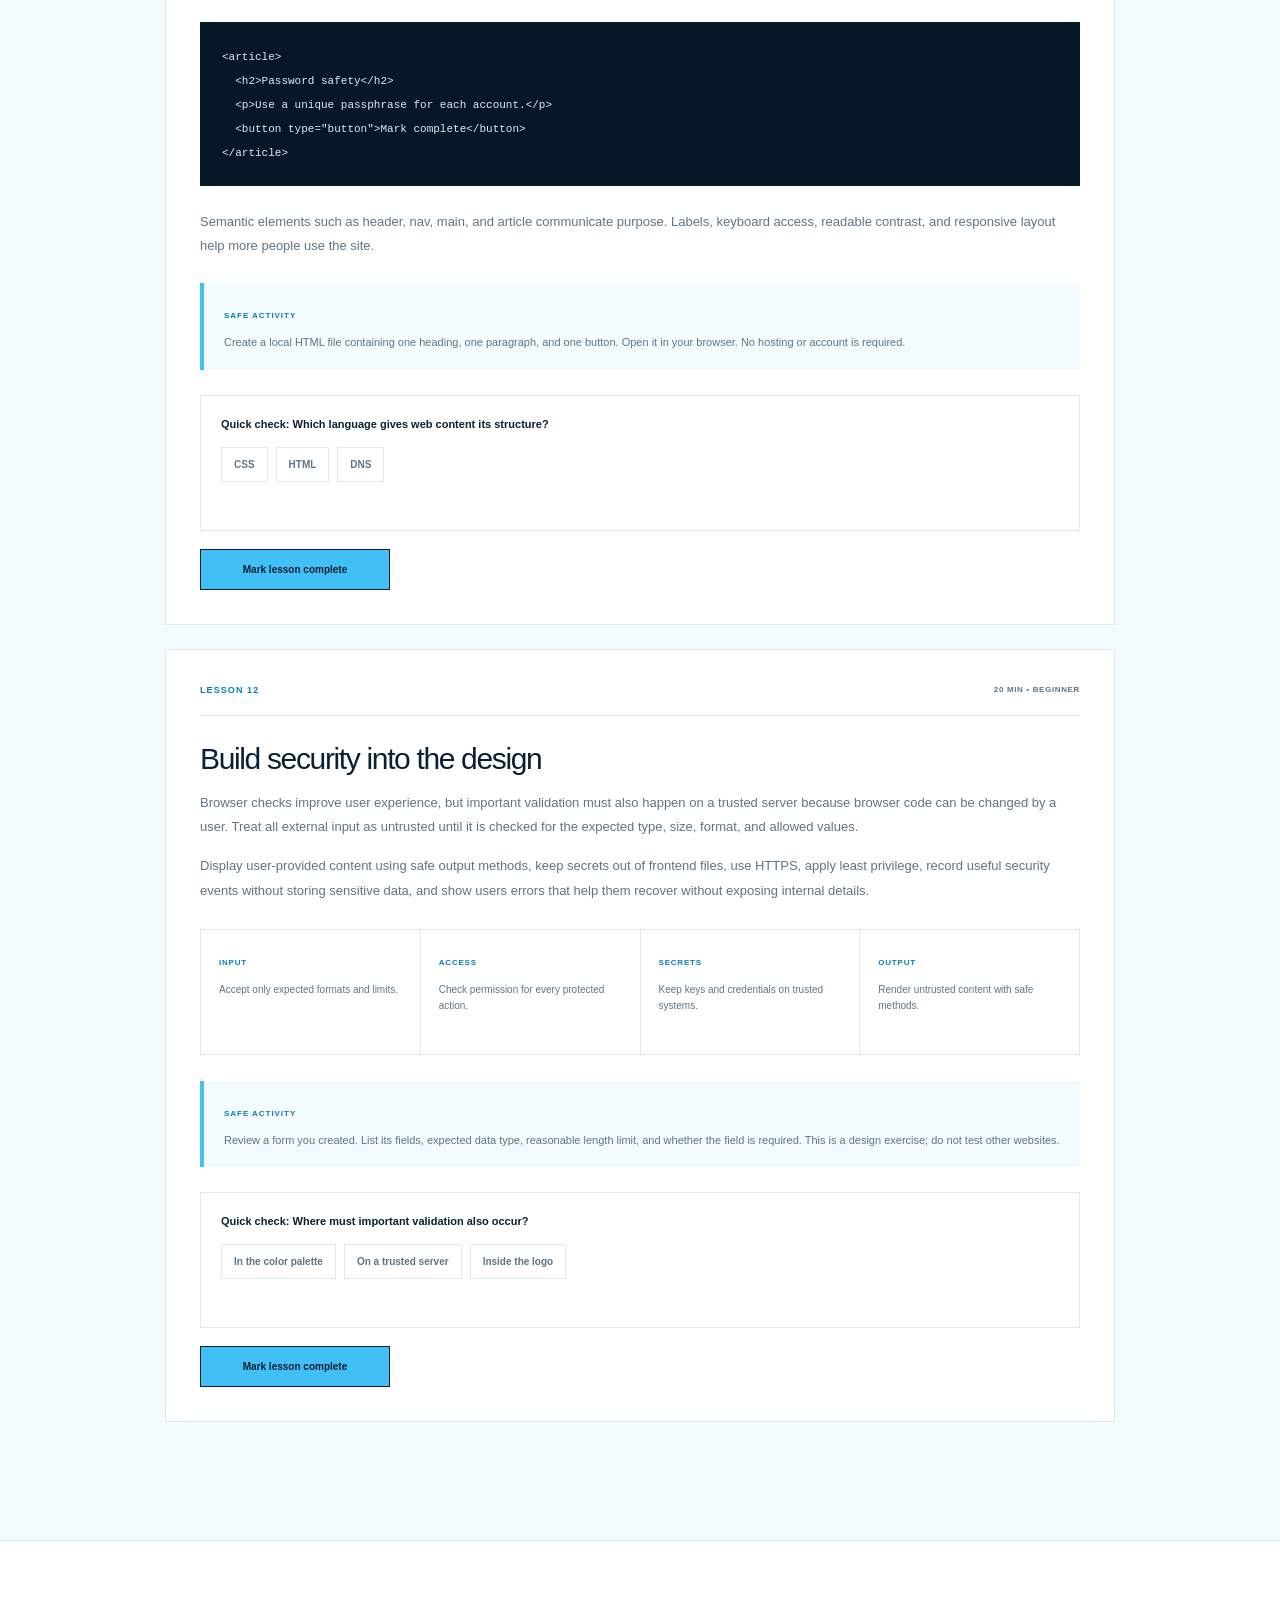
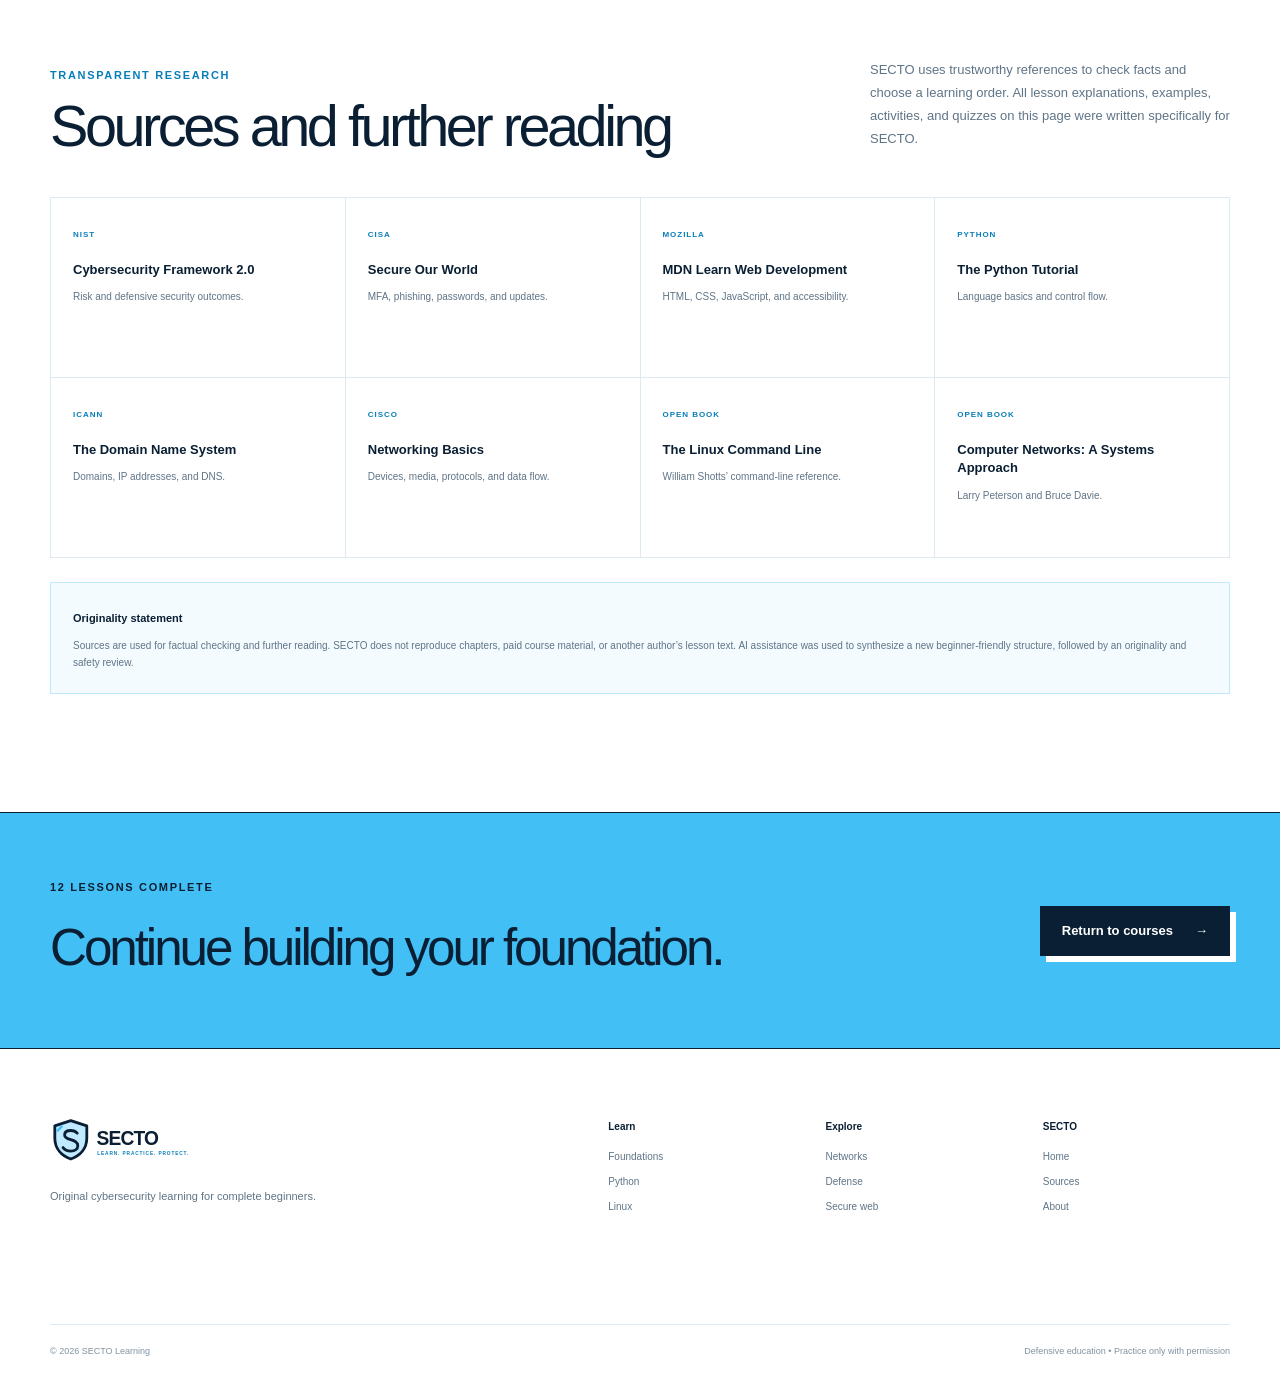
<file: lessons.html>
<!doctype html>
<html lang="en">
<head>
  <meta charset="UTF-8">
  <meta name="viewport" content="width=device-width, initial-scale=1.0">
  <meta name="description" content="Learn computer basics, Python, Linux, networking, cybersecurity, and secure web development with SECTO's original beginner lessons and safe exercises.">
  <title>Free Beginner Cybersecurity Lessons — SECTO</title>
  <link rel="icon" href="favicon.svg" type="image/svg+xml">
  <link rel="stylesheet" href="site.css">
  <link rel="stylesheet" href="lessons.css">
  <script src="lessons.js" defer></script>
</head>
<body>
  <main>
    <div class="notice-bar">
      <span>SECTO STARTER ACADEMY</span>
      <p>Original, AI-assisted lessons • Safe practice • No experience required</p>
    </div>

    <header class="site-header lesson-header">
      <a class="brand" href="index.html" aria-label="SECTO home">
        <img class="brand-logo" src="secto-logo.svg" alt="SECTO — Learn. Practice. Protect.">
      </a>
      <nav class="lesson-nav" aria-label="Lesson navigation">
        <a href="index.html">Home</a>
        <a href="index.html#courses">Courses</a>
        <a href="#sources">Sources</a>
      </nav>
      <a class="button button-small" href="#courseMenu">Choose a course</a>
    </header>

    <section class="lesson-hero section-shell">
      <div>
        <div class="eyebrow"><span></span> START FROM ABSOLUTE ZERO</div>
        <h1>Learn the foundations.<br><em>Build real understanding.</em></h1>
        <p>These short lessons explain the ideas behind cybersecurity before introducing tools. Read in order, try only the safe exercises, and mark each lesson complete on this device.</p>
      </div>
      <aside class="lesson-progress-card" aria-label="Course progress">
        <span>YOUR STARTER PROGRESS</span>
        <strong><b id="completedCount">0</b> / 12</strong>
        <div class="lesson-progress-track"><i id="progressFill"></i></div>
        <p id="progressMessage">Start with Computer Foundations.</p>
      </aside>
    </section>

    <section class="learning-rules section-shell" aria-label="Responsible learning rules">
      <strong>Learn responsibly</strong>
      <p>Use commands and exercises only on your own device, accounts, files, or an approved training environment. SECTO teaches defensive security and does not authorize testing other people’s systems.</p>
    </section>

    <nav class="course-menu section-shell" id="courseMenu" aria-label="Course menu">
      <a href="#foundations"><span>01</span>Computer foundations</a>
      <a href="#python"><span>02</span>Python from zero</a>
      <a href="#linux"><span>03</span>Linux essentials</a>
      <a href="#networks"><span>04</span>Networking explained</a>
      <a href="#defense"><span>05</span>Cyber defense</a>
      <a href="#web"><span>06</span>Secure web development</a>
    </nav>

    <section class="lesson-course section-shell section-space" id="foundations">
      <div class="lesson-course-heading">
        <div><span class="kicker">COURSE 01 • START HERE</span><h2>Computer Foundations</h2></div>
        <p>Understand what a computer is doing before learning how to protect it.</p>
      </div>

      <article class="lesson-card" id="lesson-foundations-1" data-lesson="foundations-1">
        <div class="lesson-card-top"><span>LESSON 01</span><small>15 MIN • BEGINNER</small></div>
        <h3>From input to information</h3>
        <p>A computer receives <strong>input</strong>, follows instructions, stores data, and produces <strong>output</strong>. A keyboard provides input; the processor follows instructions; memory holds active work; storage keeps files after power is turned off; and a screen produces output.</p>
        <p>Security becomes easier when you know where information travels. Data may be stored on a drive, processed in memory, displayed by an application, or sent across a network. Each location needs suitable protection.</p>
        <div class="concept-grid">
          <div><span>CPU</span><p>Follows program instructions and performs calculations.</p></div>
          <div><span>RAM</span><p>Fast, temporary working space for running programs.</p></div>
          <div><span>STORAGE</span><p>Keeps the operating system, applications, and files.</p></div>
          <div><span>NETWORK</span><p>Moves data between devices using agreed rules.</p></div>
        </div>
        <div class="safe-task"><strong>SAFE ACTIVITY</strong><p>Open your computer’s system information page. Write down the operating system, installed memory, and storage size. Do not share serial numbers or account details.</p></div>
        <div class="knowledge-check" data-answer="ram"><strong>Quick check: Which component normally holds active work temporarily?</strong><div><button data-choice="storage">Storage drive</button><button data-choice="ram">RAM</button><button data-choice="screen">Screen</button></div><p class="quiz-result" aria-live="polite"></p></div>
        <button class="complete-lesson" data-complete="foundations-1">Mark lesson complete</button>
      </article>

      <article class="lesson-card" id="lesson-foundations-2" data-lesson="foundations-2">
        <div class="lesson-card-top"><span>LESSON 02</span><small>20 MIN • BEGINNER</small></div>
        <h3>Files, processes, accounts, and permissions</h3>
        <p>An <strong>operating system</strong> manages hardware and gives applications a controlled way to use it. A file stores data under a name and location. A process is a running instance of a program. An account connects actions to a user, while permissions decide what that user or process may read, change, or run.</p>
        <p>File extensions such as <code>.txt</code>, <code>.html</code>, and <code>.py</code> suggest a file’s format, but the extension alone does not prove that a file is safe. Avoid opening unexpected downloads and keep important files backed up.</p>
        <div class="lesson-example"><span>EXAMPLE PATH</span><code>Documents/SECTO/notes.txt</code><p>This describes a file named <b>notes.txt</b> inside a SECTO folder, which is inside Documents.</p></div>
        <div class="safe-task"><strong>SAFE ACTIVITY</strong><p>Create a folder named <code>SECTO-Lab</code> in Documents. Inside it, create <code>notes.txt</code> and write one sentence about what an operating system does.</p></div>
        <div class="knowledge-check" data-answer="process"><strong>Quick check: What is a program called while it is running?</strong><div><button data-choice="folder">A folder</button><button data-choice="process">A process</button><button data-choice="extension">An extension</button></div><p class="quiz-result" aria-live="polite"></p></div>
        <button class="complete-lesson" data-complete="foundations-2">Mark lesson complete</button>
      </article>
    </section>

    <section class="lesson-course lesson-course-tint section-space" id="python">
      <div class="section-shell">
        <div class="lesson-course-heading">
          <div><span class="kicker">COURSE 02 • CODING</span><h2>Python from Zero</h2></div>
          <p>Learn how a program stores information, makes decisions, and repeats useful work.</p>
        </div>

        <article class="lesson-card" id="lesson-python-1" data-lesson="python-1">
          <div class="lesson-card-top"><span>LESSON 03</span><small>20 MIN • BEGINNER</small></div>
          <h3>Variables and data types</h3>
          <p>A variable is a readable name that points to a value. Python chooses a data type from the value you assign. Text is a <strong>string</strong>, a whole number is an <strong>integer</strong>, and <code>True</code> or <code>False</code> is a <strong>Boolean</strong>.</p>
          <pre class="lesson-code" aria-label="Python variables example"><code>device_name = "study-laptop"
failed_logins = 2
account_locked = False

print(device_name)
print(failed_logins)</code></pre>
          <p>Clear names make programs easier to review. Avoid placing real passwords, secret keys, or private information directly inside source code.</p>
          <div class="safe-task"><strong>SAFE ACTIVITY</strong><p>On paper or in a local Python editor, create variables for a fictional device name, update count, and whether backup is enabled. Print the three values.</p></div>
          <div class="knowledge-check" data-answer="boolean"><strong>Quick check: Which type stores True or False?</strong><div><button data-choice="string">String</button><button data-choice="integer">Integer</button><button data-choice="boolean">Boolean</button></div><p class="quiz-result" aria-live="polite"></p></div>
          <button class="complete-lesson" data-complete="python-1">Mark lesson complete</button>
        </article>

        <article class="lesson-card" id="lesson-python-2" data-lesson="python-2">
          <div class="lesson-card-top"><span>LESSON 04</span><small>20 MIN • BEGINNER</small></div>
          <h3>Conditions and loops</h3>
          <p>A condition lets a program choose a path. A loop repeats a block of instructions. In Python, indentation shows which instructions belong together.</p>
          <pre class="lesson-code" aria-label="Python condition and loop example"><code>update_status = ["installed", "pending", "installed"]

for status in update_status:
    if status == "pending":
        print("Review this update")
    else:
        print("No action needed")</code></pre>
          <p>The loop checks each fictional status. The condition compares the current value with <code>"pending"</code>. This pattern is useful for organizing defensive checks without touching any outside system.</p>
          <div class="safe-task"><strong>SAFE ACTIVITY</strong><p>Change the fictional list to contain four statuses. Predict the four output lines before running it, then compare your prediction with the result.</p></div>
          <div class="knowledge-check" data-answer="for"><strong>Quick check: Which keyword repeats the block for every item?</strong><div><button data-choice="if">if</button><button data-choice="for">for</button><button data-choice="print">print</button></div><p class="quiz-result" aria-live="polite"></p></div>
          <button class="complete-lesson" data-complete="python-2">Mark lesson complete</button>
        </article>
      </div>
    </section>

    <section class="lesson-course section-shell section-space" id="linux">
      <div class="lesson-course-heading">
        <div><span class="kicker">COURSE 03 • SYSTEMS</span><h2>Linux Essentials</h2></div>
        <p>Use a terminal carefully and understand how Linux organizes access.</p>
      </div>

      <article class="lesson-card" id="lesson-linux-1" data-lesson="linux-1">
        <div class="lesson-card-top"><span>LESSON 05</span><small>20 MIN • BEGINNER</small></div>
        <h3>Your first safe terminal commands</h3>
        <p>A command-line interface accepts text instructions. The shell reads a command, separates the command name from its options and arguments, and asks the operating system to perform the allowed action.</p>
        <div class="command-table" role="table" aria-label="Safe beginner Linux commands">
          <div role="row"><code>pwd</code><span>Show the current folder.</span></div>
          <div role="row"><code>ls</code><span>List items in the current folder.</span></div>
          <div role="row"><code>mkdir secto-lab</code><span>Create your own practice folder.</span></div>
          <div role="row"><code>cd secto-lab</code><span>Move into that folder.</span></div>
          <div role="row"><code>touch notes.txt</code><span>Create an empty practice file.</span></div>
        </div>
        <div class="safe-task"><strong>SAFE ACTIVITY</strong><p>Use only the commands shown above in your own home/Documents area or an approved training terminal. Check your location with <code>pwd</code> before creating anything.</p></div>
        <div class="knowledge-check" data-answer="pwd"><strong>Quick check: Which command shows your current location?</strong><div><button data-choice="ls">ls</button><button data-choice="pwd">pwd</button><button data-choice="touch">touch</button></div><p class="quiz-result" aria-live="polite"></p></div>
        <button class="complete-lesson" data-complete="linux-1">Mark lesson complete</button>
      </article>

      <article class="lesson-card" id="lesson-linux-2" data-lesson="linux-2">
        <div class="lesson-card-top"><span>LESSON 06</span><small>20 MIN • BEGINNER</small></div>
        <h3>Users, groups, and permissions</h3>
        <p>Linux commonly describes file access with three actions: <strong>read</strong>, <strong>write</strong>, and <strong>execute</strong>. Those permissions may be set for the file owner, a group, and everyone else. This supports the principle of least privilege: give an account only the access needed for its task.</p>
        <pre class="lesson-code" aria-label="Example Linux permission listing"><code>-rw-r--r--  1 learner students  84  notes.txt</code></pre>
        <p>In this example, the owner may read and write. The group and others may only read. The first character describes the item type; the next nine characters appear in three permission groups.</p>
        <div class="safe-task"><strong>SAFE ACTIVITY</strong><p>Run <code>ls -l</code> inside your own SECTO practice folder and identify the owner’s first three permission characters. Do not change system files or permissions.</p></div>
        <div class="knowledge-check" data-answer="least"><strong>Quick check: What means giving only the access needed?</strong><div><button data-choice="least">Least privilege</button><button data-choice="public">Public access</button><button data-choice="duplicate">Duplication</button></div><p class="quiz-result" aria-live="polite"></p></div>
        <button class="complete-lesson" data-complete="linux-2">Mark lesson complete</button>
      </article>
    </section>

    <section class="lesson-course lesson-course-dark section-space" id="networks">
      <div class="section-shell">
        <div class="lesson-course-heading light-heading">
          <div><span class="kicker">COURSE 04 • NETWORKS</span><h2>Networking Explained</h2></div>
          <p>Follow a web request from a human-readable name to a service.</p>
        </div>

        <article class="lesson-card" id="lesson-networks-1" data-lesson="networks-1">
          <div class="lesson-card-top"><span>LESSON 07</span><small>20 MIN • BEGINNER</small></div>
          <h3>IP addresses, DNS, and packets</h3>
          <p>Devices use network addresses to exchange data. An IP address identifies a network destination. The Domain Name System, or DNS, helps translate a readable domain name into information a device can use to find the correct service.</p>
          <div class="network-flow" aria-label="Simplified web lookup flow"><span>Browser</span><i>1</i><span>DNS lookup</span><i>2</i><span>IP destination</span><i>3</i><span>Web server</span></div>
          <p>Large messages are divided into smaller units often called packets. Networking protocols define how systems format, send, receive, and interpret those units. Reliability and security depend on more than one layer working together.</p>
          <div class="safe-task"><strong>SAFE ACTIVITY</strong><p>Draw the four-step flow above. Under each step, write what question is being answered: “What name?”, “What address?”, “Where should data go?”, and “Which service responds?”</p></div>
          <div class="knowledge-check" data-answer="dns"><strong>Quick check: Which system connects domain names with destination information?</strong><div><button data-choice="ram">RAM</button><button data-choice="dns">DNS</button><button data-choice="css">CSS</button></div><p class="quiz-result" aria-live="polite"></p></div>
          <button class="complete-lesson" data-complete="networks-1">Mark lesson complete</button>
        </article>

        <article class="lesson-card" id="lesson-networks-2" data-lesson="networks-2">
          <div class="lesson-card-top"><span>LESSON 08</span><small>20 MIN • BEGINNER</small></div>
          <h3>Protocols, ports, and web requests</h3>
          <p>A protocol is an agreed set of communication rules. A port number helps a device direct incoming traffic to the correct network service. The number identifies a service endpoint; it is not a physical socket.</p>
          <div class="concept-grid compact-concepts">
            <div><span>HTTPS • 443</span><p>Encrypted web communication.</p></div>
            <div><span>DNS • 53</span><p>Name and address information.</p></div>
            <div><span>SSH • 22</span><p>Secure remote administration when authorized.</p></div>
            <div><span>HTTP • 80</span><p>Unencrypted web communication.</p></div>
          </div>
          <p>When you open a secure website, the browser usually resolves the name, connects to the server, establishes protected communication, sends a request, and interprets the response.</p>
          <div class="safe-task"><strong>SAFE ACTIVITY</strong><p>Match each service above with its typical port. This is a memory exercise only—do not probe or scan networks.</p></div>
          <div class="knowledge-check" data-answer="443"><strong>Quick check: Which port is commonly associated with HTTPS?</strong><div><button data-choice="22">22</button><button data-choice="53">53</button><button data-choice="443">443</button></div><p class="quiz-result" aria-live="polite"></p></div>
          <button class="complete-lesson" data-complete="networks-2">Mark lesson complete</button>
        </article>
      </div>
    </section>

    <section class="lesson-course section-shell section-space" id="defense">
      <div class="lesson-course-heading">
        <div><span class="kicker">COURSE 05 • DEFENSE</span><h2>Cybersecurity Essentials</h2></div>
        <p>Think in terms of risk, then apply everyday protections that reduce it.</p>
      </div>

      <article class="lesson-card" id="lesson-defense-1" data-lesson="defense-1">
        <div class="lesson-card-top"><span>LESSON 09</span><small>15 MIN • BEGINNER</small></div>
        <h3>Security goals and risk</h3>
        <p>Security is not simply “blocking hackers.” It is managing risk to information and services. Three useful goals are <strong>confidentiality</strong> (only authorized access), <strong>integrity</strong> (accurate and trustworthy data), and <strong>availability</strong> (systems and information are usable when needed).</p>
        <p>NIST’s Cybersecurity Framework organizes outcomes into six broad functions: Govern, Identify, Protect, Detect, Respond, and Recover. For a beginner, this is a reminder that good security includes preparation, protection, awareness, action, and learning—not one magic tool.</p>
        <div class="cia-grid"><div><b>C</b><span>Confidentiality</span></div><div><b>I</b><span>Integrity</span></div><div><b>A</b><span>Availability</span></div></div>
        <div class="safe-task"><strong>SAFE ACTIVITY</strong><p>Imagine a school assignment stored online. Write one example of losing confidentiality, one of losing integrity, and one of losing availability. Do not use real names or private incidents.</p></div>
        <div class="knowledge-check" data-answer="integrity"><strong>Quick check: Which goal focuses on data remaining accurate?</strong><div><button data-choice="availability">Availability</button><button data-choice="integrity">Integrity</button><button data-choice="speed">Speed</button></div><p class="quiz-result" aria-live="polite"></p></div>
        <button class="complete-lesson" data-complete="defense-1">Mark lesson complete</button>
      </article>

      <article class="lesson-card" id="lesson-defense-2" data-lesson="defense-2">
        <div class="lesson-card-top"><span>LESSON 10</span><small>20 MIN • BEGINNER</small></div>
        <h3>Strong accounts, updates, and phishing awareness</h3>
        <p>Use a unique password or passphrase for every important account and store them in a trusted password manager. Turn on multifactor authentication (MFA), which asks for another proof in addition to a password. Install software updates because they often fix known security weaknesses.</p>
        <p>Phishing messages try to create urgency, fear, or excitement so a person acts without checking. Pause before opening unexpected links or attachments. Verify important requests using a contact method you already trust—not contact information provided by the suspicious message.</p>
        <div class="defense-steps"><div><span>01</span><p><b>Slow down.</b> Urgency is a reason to verify.</p></div><div><span>02</span><p><b>Check context.</b> Was the message expected?</p></div><div><span>03</span><p><b>Verify separately.</b> Use a known website or phone number.</p></div><div><span>04</span><p><b>Report.</b> Use the platform or organization’s reporting option.</p></div></div>
        <div class="safe-task"><strong>SAFE ACTIVITY</strong><p>Review the security settings of one account you own. Check whether MFA and automatic updates are enabled. Ask a parent, guardian, teacher, or administrator before changing a managed account.</p></div>
        <div class="knowledge-check" data-answer="separate"><strong>Quick check: How should you verify an unexpected important request?</strong><div><button data-choice="reply">Reply immediately</button><button data-choice="separate">Use a separate trusted contact method</button><button data-choice="forward">Forward it to friends</button></div><p class="quiz-result" aria-live="polite"></p></div>
        <button class="complete-lesson" data-complete="defense-2">Mark lesson complete</button>
      </article>
    </section>

    <section class="lesson-course lesson-course-tint section-space" id="web">
      <div class="section-shell">
        <div class="lesson-course-heading">
          <div><span class="kicker">COURSE 06 • WEB</span><h2>Secure Web Development</h2></div>
          <p>Learn the three browser languages, then add security from the beginning.</p>
        </div>

        <article class="lesson-card" id="lesson-web-1" data-lesson="web-1">
          <div class="lesson-card-top"><span>LESSON 11</span><small>20 MIN • BEGINNER</small></div>
          <h3>HTML, CSS, and JavaScript</h3>
          <p>HTML describes the structure and meaning of content. CSS controls presentation and layout. JavaScript adds behavior and interactivity. Keeping these roles understandable makes a website easier to maintain and review.</p>
          <pre class="lesson-code" aria-label="Semantic HTML example"><code>&lt;article&gt;
  &lt;h2&gt;Password safety&lt;/h2&gt;
  &lt;p&gt;Use a unique passphrase for each account.&lt;/p&gt;
  &lt;button type="button"&gt;Mark complete&lt;/button&gt;
&lt;/article&gt;</code></pre>
          <p>Semantic elements such as <code>header</code>, <code>nav</code>, <code>main</code>, and <code>article</code> communicate purpose. Labels, keyboard access, readable contrast, and responsive layout help more people use the site.</p>
          <div class="safe-task"><strong>SAFE ACTIVITY</strong><p>Create a local HTML file containing one heading, one paragraph, and one button. Open it in your browser. No hosting or account is required.</p></div>
          <div class="knowledge-check" data-answer="html"><strong>Quick check: Which language gives web content its structure?</strong><div><button data-choice="css">CSS</button><button data-choice="html">HTML</button><button data-choice="dns">DNS</button></div><p class="quiz-result" aria-live="polite"></p></div>
          <button class="complete-lesson" data-complete="web-1">Mark lesson complete</button>
        </article>

        <article class="lesson-card" id="lesson-web-2" data-lesson="web-2">
          <div class="lesson-card-top"><span>LESSON 12</span><small>20 MIN • BEGINNER</small></div>
          <h3>Build security into the design</h3>
          <p>Browser checks improve user experience, but important validation must also happen on a trusted server because browser code can be changed by a user. Treat all external input as untrusted until it is checked for the expected type, size, format, and allowed values.</p>
          <p>Display user-provided content using safe output methods, keep secrets out of frontend files, use HTTPS, apply least privilege, record useful security events without storing sensitive data, and show users errors that help them recover without exposing internal details.</p>
          <div class="secure-design-grid"><div><span>INPUT</span><p>Accept only expected formats and limits.</p></div><div><span>ACCESS</span><p>Check permission for every protected action.</p></div><div><span>SECRETS</span><p>Keep keys and credentials on trusted systems.</p></div><div><span>OUTPUT</span><p>Render untrusted content with safe methods.</p></div></div>
          <div class="safe-task"><strong>SAFE ACTIVITY</strong><p>Review a form you created. List its fields, expected data type, reasonable length limit, and whether the field is required. This is a design exercise; do not test other websites.</p></div>
          <div class="knowledge-check" data-answer="server"><strong>Quick check: Where must important validation also occur?</strong><div><button data-choice="color">In the color palette</button><button data-choice="server">On a trusted server</button><button data-choice="logo">Inside the logo</button></div><p class="quiz-result" aria-live="polite"></p></div>
          <button class="complete-lesson" data-complete="web-2">Mark lesson complete</button>
        </article>
      </div>
    </section>

    <section class="sources section-shell section-space" id="sources">
      <div class="lesson-course-heading">
        <div><span class="kicker">TRANSPARENT RESEARCH</span><h2>Sources and further reading</h2></div>
        <p>SECTO uses trustworthy references to check facts and choose a learning order. All lesson explanations, examples, activities, and quizzes on this page were written specifically for SECTO.</p>
      </div>
      <div class="source-grid">
        <a href="https://www.nist.gov/cyberframework" target="_blank" rel="noopener"><span>NIST</span><strong>Cybersecurity Framework 2.0</strong><p>Risk and defensive security outcomes.</p></a>
        <a href="https://www.cisa.gov/secure-our-world" target="_blank" rel="noopener"><span>CISA</span><strong>Secure Our World</strong><p>MFA, phishing, passwords, and updates.</p></a>
        <a href="https://developer.mozilla.org/en-US/docs/Learn_web_development" target="_blank" rel="noopener"><span>MOZILLA</span><strong>MDN Learn Web Development</strong><p>HTML, CSS, JavaScript, and accessibility.</p></a>
        <a href="https://docs.python.org/3/tutorial/" target="_blank" rel="noopener"><span>PYTHON</span><strong>The Python Tutorial</strong><p>Language basics and control flow.</p></a>
        <a href="https://www.icann.org/resources/pages/dns-2022-09-13-en" target="_blank" rel="noopener"><span>ICANN</span><strong>The Domain Name System</strong><p>Domains, IP addresses, and DNS.</p></a>
        <a href="https://skillsforall.com/course/networking-basics" target="_blank" rel="noopener"><span>CISCO</span><strong>Networking Basics</strong><p>Devices, media, protocols, and data flow.</p></a>
        <a href="https://linuxcommand.org/tlcl.php" target="_blank" rel="noopener"><span>OPEN BOOK</span><strong>The Linux Command Line</strong><p>William Shotts’ command-line reference.</p></a>
        <a href="https://github.com/SystemsApproach/book" target="_blank" rel="noopener"><span>OPEN BOOK</span><strong>Computer Networks: A Systems Approach</strong><p>Larry Peterson and Bruce Davie.</p></a>
      </div>
      <div class="originality-note"><strong>Originality statement</strong><p>Sources are used for factual checking and further reading. SECTO does not reproduce chapters, paid course material, or another author’s lesson text. AI assistance was used to synthesize a new beginner-friendly structure, followed by an originality and safety review.</p></div>
    </section>

    <section class="cta-section"><div class="section-shell cta-inner"><div><span class="kicker">12 LESSONS COMPLETE</span><h2>Continue building your foundation.</h2></div><a class="button button-dark" href="index.html#courses">Return to courses <span>→</span></a></div></section>

    <footer class="footer section-shell lesson-footer">
      <div class="footer-brand"><a class="brand" href="index.html"><img class="brand-logo" src="secto-logo.svg" alt="SECTO — Learn. Practice. Protect."></a><p>Original cybersecurity learning for complete beginners.</p></div>
      <div class="footer-links"><div><strong>Learn</strong><a href="#foundations">Foundations</a><a href="#python">Python</a><a href="#linux">Linux</a></div><div><strong>Explore</strong><a href="#networks">Networks</a><a href="#defense">Defense</a><a href="#web">Secure web</a></div><div><strong>SECTO</strong><a href="index.html">Home</a><a href="#sources">Sources</a><a href="index.html#about">About</a></div></div>
      <div class="footer-bottom"><span>© 2026 SECTO Learning</span><span>Defensive education • Practice only with permission</span></div>
    </footer>
  </main>
</body>
</html>
</file>
<file: lessons.css>
/* SECTO Starter Academy */
.lesson-header{border-bottom:1px solid var(--line)}
.lesson-nav{align-items:center;gap:26px;margin-left:auto;margin-right:24px;display:flex}
.lesson-nav a{color:var(--muted);font-size:11px;font-weight:800}
.lesson-nav a:hover{color:var(--sky-600)}
.lesson-hero{grid-template-columns:1fr 360px;align-items:center;gap:80px;min-height:500px;padding-top:70px;padding-bottom:70px;display:grid}
.lesson-hero h1{color:var(--navy);letter-spacing:-.07em;margin:18px 0 24px;font-size:clamp(3rem,5.8vw,5.3rem);font-weight:900;line-height:.97}
.lesson-hero h1 em{color:var(--sky-500);font-style:normal}
.lesson-hero>div>p{max-width:720px;color:var(--muted);font-size:15px;line-height:1.8}
.lesson-progress-card{border:1px solid var(--navy);box-shadow:10px 10px 0 var(--sky-200);background:#fff;padding:30px}
.lesson-progress-card>span{color:var(--sky-600);letter-spacing:.13em;font-size:9px;font-weight:900}
.lesson-progress-card>strong{color:var(--navy);letter-spacing:-.06em;margin:16px 0 18px;font-size:50px;line-height:1;display:block}
.lesson-progress-card>strong b{font-weight:900}
.lesson-progress-track{background:var(--sky-100);height:10px;overflow:hidden}
.lesson-progress-track i{background:var(--sky-500);width:0;height:100%;transition:width .3s ease;display:block}
.lesson-progress-card p{color:var(--muted);margin:15px 0 0;font-size:10px;line-height:1.6}
.learning-rules{border:1px solid #f0da72;background:var(--yellow);grid-template-columns:170px 1fr;align-items:center;gap:25px;padding:20px 24px;display:grid}
.learning-rules strong{color:var(--navy);text-transform:uppercase;letter-spacing:.1em;font-size:10px}
.learning-rules p{color:#5d572e;margin:0;font-size:11px;line-height:1.65}
.course-menu{border:1px solid var(--line);border-top:0;grid-template-columns:repeat(3,1fr);margin-top:0;display:grid}
.course-menu a{border-right:1px solid var(--line);border-bottom:1px solid var(--line);color:var(--navy);align-items:center;gap:13px;min-height:64px;padding:0 20px;font-size:11px;font-weight:800;display:flex}
.course-menu a:nth-child(3n){border-right:0}
.course-menu a:nth-child(n+4){border-bottom:0}
.course-menu a:hover{background:var(--sky-50);color:var(--sky-600)}
.course-menu span{color:var(--sky-600);font-size:8px;font-weight:900}
.lesson-course{scroll-margin-top:20px}
.lesson-course-tint{background:var(--sky-50);border-top:1px solid var(--sky-200);border-bottom:1px solid var(--sky-200)}
.lesson-course-dark{background:var(--navy)}
.lesson-course-heading{grid-template-columns:1fr 360px;align-items:end;gap:60px;margin-bottom:42px;display:grid}
.lesson-course-heading h2{color:var(--navy);letter-spacing:-.06em;margin:12px 0 0;font-size:clamp(2.5rem,4.5vw,4.3rem);line-height:1}
.lesson-course-heading>p{color:var(--muted);margin:0 0 5px;font-size:13px;line-height:1.75}
.lesson-course-dark .lesson-course-heading h2{color:#fff}
.lesson-course-dark .lesson-course-heading>p{color:#a9bdcb}
.lesson-card{border:1px solid var(--line);background:#fff;max-width:950px;margin:0 auto 24px;padding:34px}
.lesson-card:last-child{margin-bottom:0}
.lesson-card-top{border-bottom:1px solid var(--line);justify-content:space-between;padding-bottom:18px;display:flex}
.lesson-card-top span{color:var(--sky-600);letter-spacing:.12em;font-size:9px;font-weight:900}
.lesson-card-top small{color:var(--muted);letter-spacing:.08em;font-size:8px;font-weight:800}
.lesson-card h3{color:var(--navy);letter-spacing:-.045em;margin:26px 0 16px;font-size:30px;line-height:1.1}
.lesson-card>p{color:var(--muted);margin:0 0 15px;font-size:13px;line-height:1.85}
.lesson-card>p strong{color:var(--navy)}
.lesson-card code{font-family:var(--font-geist-mono),monospace}
.concept-grid,.secure-design-grid{border-top:1px solid var(--line);border-left:1px solid var(--line);grid-template-columns:repeat(4,1fr);margin:26px 0;display:grid}
.concept-grid>div,.secure-design-grid>div{border-right:1px solid var(--line);border-bottom:1px solid var(--line);min-height:125px;padding:18px}
.concept-grid span,.secure-design-grid span{color:var(--sky-600);letter-spacing:.1em;font-size:8px;font-weight:900}
.concept-grid p,.secure-design-grid p{color:var(--muted);margin:10px 0 0;font-size:10px;line-height:1.65}
.safe-task{border-left:4px solid var(--sky-400);background:var(--sky-50);margin:25px 0;padding:18px 20px}
.safe-task strong{color:var(--sky-600);letter-spacing:.12em;font-size:8px}
.safe-task p{color:var(--muted);margin:8px 0 0;font-size:11px;line-height:1.7}
.lesson-example{border:1px solid var(--line);background:#fff;margin:25px 0;padding:20px}
.lesson-example>span{color:var(--sky-600);letter-spacing:.11em;font-size:8px;font-weight:900;display:block}
.lesson-example code{color:var(--navy);background:var(--sky-100);margin:12px 0;padding:10px 12px;font-size:12px;display:inline-block}
.lesson-example p{color:var(--muted);margin:0;font-size:10px;line-height:1.65}
.lesson-code{color:#d8eef8;background:#071725;margin:24px 0;padding:22px;overflow-x:auto}
.lesson-code code{white-space:pre;font-size:11px;line-height:1.8}
.command-table{border:1px solid var(--line);margin:24px 0}
.command-table>div{border-bottom:1px solid var(--line);grid-template-columns:180px 1fr;align-items:center;min-height:55px;display:grid}
.command-table>div:last-child{border-bottom:0}
.command-table code{color:var(--sky-600);background:var(--sky-50);align-self:stretch;align-items:center;padding:0 18px;font-size:11px;font-weight:800;display:flex}
.command-table span{color:var(--muted);padding:0 18px;font-size:10px}
.network-flow{border:1px solid var(--line);grid-template-columns:1fr 36px 1fr 36px 1fr 36px 1fr;align-items:center;margin:25px 0;display:grid}
.network-flow span{background:var(--sky-50);color:var(--navy);place-items:center;min-height:80px;padding:12px;text-align:center;font-size:10px;font-weight:850;display:grid}
.network-flow i{color:var(--sky-600);text-align:center;font-size:9px;font-style:normal;font-weight:900}
.compact-concepts>div{min-height:105px}
.cia-grid{grid-template-columns:repeat(3,1fr);gap:12px;margin:24px 0;display:grid}
.cia-grid div{background:var(--navy);color:#fff;align-items:center;gap:14px;padding:18px;display:flex}
.cia-grid b{background:var(--sky-400);color:var(--navy);place-items:center;width:40px;height:40px;display:grid}
.cia-grid span{font-size:11px;font-weight:800}
.defense-steps{border-top:1px solid var(--line);margin:25px 0}
.defense-steps>div{border-bottom:1px solid var(--line);grid-template-columns:45px 1fr;align-items:center;min-height:58px;display:grid}
.defense-steps span{color:var(--sky-600);font-size:9px;font-weight:900}
.defense-steps p{color:var(--muted);margin:0;font-size:11px}
.defense-steps b{color:var(--navy)}
.knowledge-check{border:1px solid var(--line);margin:25px 0 18px;padding:20px}
.knowledge-check>strong{color:var(--navy);font-size:11px;line-height:1.55;display:block}
.knowledge-check>div{flex-wrap:wrap;gap:8px;margin-top:14px;display:flex}
.knowledge-check button{border:1px solid var(--line);color:var(--muted);cursor:pointer;background:#fff;padding:9px 12px;font-size:10px;font-weight:750}
.knowledge-check button:hover{border-color:var(--sky-400);color:var(--navy)}
.knowledge-check .correct-answer{border-color:#0c8969;background:var(--mint);color:#075b46}
.knowledge-check .wrong-answer{border-color:#e6a4a4;background:#fff2f2;color:#9d3e3e}
.quiz-result{min-height:16px;margin:12px 0 0;font-size:10px;font-weight:750}
.quiz-success{color:#08785d}.quiz-retry{color:#a05252}
.complete-lesson{border:1px solid var(--navy);background:var(--sky-400);color:var(--navy);cursor:pointer;min-width:190px;padding:12px 16px;font-size:10px;font-weight:900}
.complete-lesson:hover{box-shadow:4px 4px 0 var(--navy);transform:translate(-2px,-2px)}
.complete-lesson.is-complete{background:var(--mint);border-color:#0b8063;color:#08604b}
.source-grid{border-top:1px solid var(--line);border-left:1px solid var(--line);grid-template-columns:repeat(4,1fr);display:grid}
.source-grid a{border-right:1px solid var(--line);border-bottom:1px solid var(--line);min-height:180px;padding:22px;transition:background .2s,transform .2s}
.source-grid a:hover{background:var(--sky-50);transform:translateY(-3px)}
.source-grid span{color:var(--sky-600);letter-spacing:.12em;font-size:8px;font-weight:900}
.source-grid strong{color:var(--navy);margin:17px 0 10px;font-size:13px;line-height:1.4;display:block}
.source-grid p{color:var(--muted);margin:0;font-size:10px;line-height:1.6}
.originality-note{border:1px solid var(--sky-200);background:var(--sky-50);margin-top:24px;padding:22px}
.originality-note strong{color:var(--navy);font-size:11px}
.originality-note p{color:var(--muted);margin:8px 0 0;font-size:10px;line-height:1.7}
.lesson-footer{margin-top:0}

@media (width<=900px){
  .lesson-hero{grid-template-columns:1fr;gap:40px}
  .lesson-progress-card{width:min(420px,100%)}
  .lesson-course-heading{grid-template-columns:1fr;gap:20px}
  .source-grid{grid-template-columns:repeat(2,1fr)}
  .concept-grid,.secure-design-grid{grid-template-columns:repeat(2,1fr)}
  .lesson-nav{display:none}
}
@media (width<=620px){
  .lesson-header .button{display:none}
  .lesson-hero{min-height:auto;padding-top:55px;padding-bottom:55px}
  .lesson-hero h1{font-size:3.15rem}
  .learning-rules{grid-template-columns:1fr;gap:8px}
  .course-menu{grid-template-columns:1fr 1fr}
  .course-menu a{border-right:1px solid var(--line);border-bottom:1px solid var(--line)!important;padding:0 12px;font-size:9px}
  .course-menu a:nth-child(2n){border-right:0}
  .course-menu a:nth-last-child(-n+2){border-bottom:0!important}
  .lesson-card{padding:22px}
  .lesson-card h3{font-size:25px}
  .concept-grid,.secure-design-grid,.source-grid{grid-template-columns:1fr}
  .concept-grid>div,.secure-design-grid>div{min-height:100px}
  .command-table>div{grid-template-columns:1fr}
  .command-table code{min-height:42px}
  .command-table span{min-height:44px;padding-top:13px}
  .network-flow{grid-template-columns:1fr}
  .network-flow i{padding:8px}
  .cia-grid{grid-template-columns:1fr}
  .lesson-card-top{align-items:flex-start;gap:8px;flex-direction:column}
}
</file>
<file: site.css>
/*! tailwindcss v4.2.1 | MIT License | https://tailwindcss.com */
@layer properties{@supports (((-webkit-hyphens:none)) and (not (margin-trim:inline))) or ((-moz-orient:inline) and (not (color:rgb(from red r g b)))){*,:before,:after,::backdrop{--tw-blur:initial;--tw-brightness:initial;--tw-contrast:initial;--tw-grayscale:initial;--tw-hue-rotate:initial;--tw-invert:initial;--tw-opacity:initial;--tw-saturate:initial;--tw-sepia:initial;--tw-drop-shadow:initial;--tw-drop-shadow-color:initial;--tw-drop-shadow-alpha:100%;--tw-drop-shadow-size:initial}}}@layer theme{:root,:host{--font-sans:ui-sans-serif, system-ui, sans-serif, "Apple Color Emoji", "Segoe UI Emoji", "Segoe UI Symbol", "Noto Color Emoji";--font-mono:ui-monospace, SFMono-Regular, Menlo, Monaco, Consolas, "Liberation Mono", "Courier New", monospace;--spacing:.25rem;--default-font-family:var(--font-sans);--default-mono-font-family:var(--font-mono)}}@layer base{*,:after,:before,::backdrop{box-sizing:border-box;border:0 solid;margin:0;padding:0}::file-selector-button{box-sizing:border-box;border:0 solid;margin:0;padding:0}html,:host{-webkit-text-size-adjust:100%;tab-size:4;line-height:1.5;font-family:var(--default-font-family,ui-sans-serif, system-ui, sans-serif, "Apple Color Emoji", "Segoe UI Emoji", "Segoe UI Symbol", "Noto Color Emoji");font-feature-settings:var(--default-font-feature-settings,normal);font-variation-settings:var(--default-font-variation-settings,normal);-webkit-tap-highlight-color:transparent}hr{height:0;color:inherit;border-top-width:1px}abbr:where([title]){-webkit-text-decoration:underline dotted;text-decoration:underline dotted}h1,h2,h3,h4,h5,h6{font-size:inherit;font-weight:inherit}a{color:inherit;-webkit-text-decoration:inherit;-webkit-text-decoration:inherit;-webkit-text-decoration:inherit;-webkit-text-decoration:inherit;text-decoration:inherit}b,strong{font-weight:bolder}code,kbd,samp,pre{font-family:var(--default-mono-font-family,ui-monospace, SFMono-Regular, Menlo, Monaco, Consolas, "Liberation Mono", "Courier New", monospace);font-feature-settings:var(--default-mono-font-feature-settings,normal);font-variation-settings:var(--default-mono-font-variation-settings,normal);font-size:1em}small{font-size:80%}sub,sup{vertical-align:baseline;font-size:75%;line-height:0;position:relative}sub{bottom:-.25em}sup{top:-.5em}table{text-indent:0;border-color:inherit;border-collapse:collapse}:-moz-focusring{outline:auto}progress{vertical-align:baseline}summary{display:list-item}ol,ul,menu{list-style:none}img,svg,video,canvas,audio,iframe,embed,object{vertical-align:middle;display:block}img,video{max-width:100%;height:auto}button,input,select,optgroup,textarea{font:inherit;font-feature-settings:inherit;font-variation-settings:inherit;letter-spacing:inherit;color:inherit;opacity:1;background-color:#0000;border-radius:0}::file-selector-button{font:inherit;font-feature-settings:inherit;font-variation-settings:inherit;letter-spacing:inherit;color:inherit;opacity:1;background-color:#0000;border-radius:0}:where(select:is([multiple],[size])) optgroup{font-weight:bolder}:where(select:is([multiple],[size])) optgroup option{padding-inline-start:20px}::file-selector-button{margin-inline-end:4px}::placeholder{opacity:1}@supports (not ((-webkit-appearance:-apple-pay-button))) or (contain-intrinsic-size:1px){::placeholder{color:currentColor}@supports (color:color-mix(in lab, red, red)){::placeholder{color:color-mix(in oklab, currentcolor 50%, transparent)}}}textarea{resize:vertical}::-webkit-search-decoration{-webkit-appearance:none}::-webkit-date-and-time-value{min-height:1lh;text-align:inherit}::-webkit-datetime-edit{display:inline-flex}::-webkit-datetime-edit-fields-wrapper{padding:0}::-webkit-datetime-edit{padding-block:0}::-webkit-datetime-edit-year-field{padding-block:0}::-webkit-datetime-edit-month-field{padding-block:0}::-webkit-datetime-edit-day-field{padding-block:0}::-webkit-datetime-edit-hour-field{padding-block:0}::-webkit-datetime-edit-minute-field{padding-block:0}::-webkit-datetime-edit-second-field{padding-block:0}::-webkit-datetime-edit-millisecond-field{padding-block:0}::-webkit-datetime-edit-meridiem-field{padding-block:0}::-webkit-calendar-picker-indicator{line-height:1}:-moz-ui-invalid{box-shadow:none}button,input:where([type=button],[type=reset],[type=submit]){appearance:button}::file-selector-button{appearance:button}::-webkit-inner-spin-button{height:auto}::-webkit-outer-spin-button{height:auto}[hidden]:where(:not([hidden=until-found])){display:none!important}}@layer components;@layer utilities{.visible{visibility:visible}.sr-only{clip-path:inset(50%);white-space:nowrap;border-width:0;width:1px;height:1px;margin:-1px;padding:0;position:absolute;overflow:hidden}.absolute{position:absolute}.relative{position:relative}.static{position:static}.start{inset-inline-start:var(--spacing)}.contents{display:contents}.hidden{display:none}.table{display:table}.antialiased{-webkit-font-smoothing:antialiased;-moz-osx-font-smoothing:grayscale}.filter{filter:var(--tw-blur,) var(--tw-brightness,) var(--tw-contrast,) var(--tw-grayscale,) var(--tw-hue-rotate,) var(--tw-invert,) var(--tw-saturate,) var(--tw-sepia,) var(--tw-drop-shadow,)}}:root{--white:#fff;--sky-50:#f3fbff;--sky-100:#e4f6ff;--sky-200:#bfeaff;--sky-400:#42bff5;--sky-500:#159ddd;--sky-600:#087eb9;--navy:#0a1f33;--navy-2:#12334f;--ink:#10283d;--muted:#5f7486;--line:#dcebf2;--mint:#bbf7e8;--yellow:#fff1a6}*{box-sizing:border-box}html{scroll-behavior:smooth}body{background:var(--white);color:var(--ink);-webkit-font-smoothing:antialiased;margin:0;font-family:Arial,Helvetica,sans-serif}button,select{font:inherit}button,a{-webkit-tap-highlight-color:transparent}a{color:inherit;text-decoration:none}button{color:inherit}.sr-only{clip:rect(0, 0, 0, 0);white-space:nowrap;border:0;width:1px;height:1px;margin:-1px;padding:0;position:absolute;overflow:hidden}.section-shell{width:min(1180px,100% - 48px);margin:0 auto}.section-space{padding-top:118px;padding-bottom:118px}.notice-bar{background:var(--navy);color:#fff;justify-content:center;align-items:center;gap:18px;min-height:38px;padding:8px 24px;font-size:12px;display:flex}.notice-bar span{color:var(--sky-200);letter-spacing:.14em;font-size:10px;font-weight:800}.notice-bar p{opacity:.82;margin:0}.site-header{border-bottom:1px solid var(--line);z-index:20;justify-content:space-between;align-items:center;width:min(1280px,100% - 48px);height:82px;margin:0 auto;display:flex;position:relative}.brand{letter-spacing:-.04em;color:var(--navy);align-items:center;gap:10px;font-weight:900;display:inline-flex}.brand-logo{width:144px;height:auto;display:block}.brand-mark{width:34px;height:38px;color:var(--navy);background:var(--sky-200);border:2px solid var(--navy);box-shadow:4px 4px 0 var(--navy);border-radius:9px 9px 14px 14px;place-items:center;font-size:15px;display:grid}.main-nav{color:#385268;align-items:center;gap:30px;font-size:13px;font-weight:700;display:flex}.main-nav a{transition:color .2s}.main-nav a:hover{color:var(--sky-600)}.header-actions{align-items:center;gap:10px;display:flex}.language-picker select{border:1px solid var(--line);color:var(--ink);background:#fff;border-radius:8px;max-width:105px;padding:9px 27px 9px 10px;font-size:12px}.button{border:1px solid var(--navy);background:var(--sky-400);color:var(--navy);min-height:50px;box-shadow:5px 5px 0 var(--navy);cursor:pointer;justify-content:center;align-items:center;gap:22px;padding:0 21px;font-size:13px;font-weight:850;transition:transform .2s,box-shadow .2s;display:inline-flex}.button:hover{box-shadow:3px 3px 0 var(--navy);transform:translate(2px,2px)}.button-small{min-height:40px;box-shadow:3px 3px 0 var(--navy);gap:8px;padding:0 14px;font-size:11px}.menu-button{display:none}.hero{grid-template-columns:1.03fr .97fr;align-items:center;gap:72px;min-height:690px;padding-top:62px;padding-bottom:72px;display:grid}.hero-copy{z-index:2;position:relative}.eyebrow,.kicker{color:var(--sky-600);letter-spacing:.15em;font-size:11px;font-weight:900}.eyebrow{align-items:center;gap:10px;display:flex}.eyebrow span{background:var(--sky-400);width:20px;height:3px}.hero h1{color:var(--navy);letter-spacing:-.075em;margin:18px 0 24px;font-size:clamp(3.35rem,6vw,5.6rem);font-weight:900;line-height:.95}.hero h1 em{color:var(--sky-500);font-style:normal}.hero-text{max-width:620px;color:var(--muted);margin:0;font-size:17px;line-height:1.75}.hero-actions{align-items:center;gap:32px;margin-top:32px;display:flex}.text-link{color:var(--navy);border-bottom:1px solid var(--sky-400);padding-bottom:5px;font-size:13px;font-weight:800}.text-link span{color:var(--sky-600);margin-left:8px}.hero-proof{gap:38px;margin-top:55px;display:flex}.hero-proof div{border-right:1px solid var(--line);gap:4px;padding-right:30px;display:grid}.hero-proof div:last-child{border-right:0}.hero-proof strong{letter-spacing:-.04em;color:var(--navy);font-size:22px}.hero-proof span{color:var(--muted);text-transform:uppercase;letter-spacing:.08em;font-size:10px}.hero-visual{place-items:center;min-height:565px;display:grid;position:relative}.sky-block{background:var(--sky-100);border:1px solid var(--sky-200);position:absolute}.sky-block-one{width:89%;height:87%;top:2%;right:0}.sky-block-two{background:var(--yellow);border-color:#f1df79;width:48%;height:23%;bottom:0;left:0}.dashboard-card{z-index:2;background:#fff;border:1px solid #cfe6f0;width:min(455px,88%);padding:28px;position:relative;box-shadow:16px 18px #0a1f331f}.dash-top{border-bottom:1px solid var(--line);justify-content:space-between;align-items:flex-start;padding-bottom:22px;display:flex}.tiny-label{letter-spacing:.12em;color:var(--sky-600);font-size:9px;font-weight:850}.dash-top h2{letter-spacing:-.04em;color:var(--navy);margin:6px 0 0;font-size:23px}.status-dot{letter-spacing:.1em;color:#087a5c;background:var(--mint);padding:6px 8px;font-size:9px;font-weight:900}.progress-row{align-items:center;gap:18px;margin:22px 0;display:flex}.progress-ring{border:8px solid var(--sky-100);border-top-color:var(--sky-500);border-radius:50%;place-items:center;width:68px;height:68px;display:grid;transform:rotate(35deg)}.progress-ring span{color:var(--navy);font-size:12px;font-weight:900;transform:rotate(-35deg)}.progress-row strong{font-size:13px}.progress-row p{color:var(--muted);margin:6px 0 0;font-size:11px}.lesson-list{border-top:1px solid var(--line)}.lesson{border-bottom:1px solid var(--line);grid-template-columns:26px 1fr auto;align-items:center;gap:9px;min-height:51px;font-size:11px;display:grid}.lesson span{color:#7990a1;font-size:9px;font-weight:800}.lesson p{margin:0;font-weight:750}.lesson small{color:#8a9aa8;font-size:9px}.lesson.complete span{color:#0f896b}.lesson.active{background:var(--sky-50);margin:0 -12px;padding:0 12px}.lesson.active span,.lesson.active p{color:var(--sky-600)}.daily-card{background:var(--navy);color:#fff;grid-template-columns:38px 1fr auto;align-items:center;gap:12px;min-height:65px;margin-top:20px;padding:12px 15px;display:grid}.daily-card .streak-icon{background:var(--sky-400);width:34px;height:34px;color:var(--navy);place-items:center;font-weight:900;display:grid}.daily-card strong{font-size:11px}.daily-card p{opacity:.65;margin:3px 0 0;font-size:9px}.daily-card>span:last-child{color:var(--sky-200);font-size:9px}.floating-note{z-index:4;border:1px solid var(--navy);width:200px;box-shadow:7px 7px 0 var(--sky-400);background:#fff;padding:16px;position:absolute;bottom:30px;left:-10px}.floating-note span{color:var(--sky-600);letter-spacing:.14em;margin-bottom:7px;font-size:8px;font-weight:900;display:block}.floating-note strong{font-size:13px}.floating-note p{color:var(--muted);margin:5px 0 0;font-size:9px}.language-message{border:1px solid var(--sky-200);background:var(--sky-50);color:var(--muted);padding:14px 18px;font-size:12px}.language-message strong{color:var(--navy)}.language-message button{float:right;color:var(--sky-600);cursor:pointer;background:0 0;border:0;font-size:11px;font-weight:800}.values-strip{border-top:1px solid var(--line);border-bottom:1px solid var(--line);grid-template-columns:repeat(4,1fr);display:grid}.values-strip div{border-right:1px solid var(--line);justify-content:center;align-items:center;gap:15px;min-height:92px;padding:0 26px;display:flex}.values-strip div:last-child{border-right:0}.values-strip span{color:var(--sky-500);font-size:10px;font-weight:900}.values-strip strong{color:var(--navy);font-size:12px}.section-heading{grid-template-columns:1fr 360px;align-items:end;gap:50px;display:grid}.section-heading h2,.practice h2,.pricing h2,.about h2{letter-spacing:-.065em;color:var(--navy);margin:14px 0 0;font-size:clamp(2.4rem,4.5vw,4.3rem);line-height:1.02}.section-heading>p{color:var(--muted);margin:0 0 8px;font-size:15px;line-height:1.75}.filter-row{flex-wrap:wrap;gap:8px;margin:42px 0 28px;display:flex}.filter{border:1px solid var(--line);color:var(--muted);cursor:pointer;background:#fff;padding:9px 13px;font-size:11px;font-weight:750}.filter:hover,.filter.active{color:var(--navy);background:var(--sky-100);border-color:var(--sky-400)}.course-grid{border-top:1px solid var(--line);border-left:1px solid var(--line);grid-template-columns:repeat(3,1fr);display:grid}.course-card{border-right:1px solid var(--line);border-bottom:1px solid var(--line);flex-direction:column;min-height:355px;padding:28px;transition:background .25s,transform .25s;display:flex}.course-card:hover{background:var(--sky-50);transform:translateY(-4px)}.course-top{justify-content:space-between;align-items:flex-start;display:flex}.course-number{background:var(--sky-100);width:42px;height:42px;color:var(--sky-600);place-items:center;font-size:11px;font-weight:900;display:grid}.course-level{color:var(--muted);border:1px solid var(--line);text-transform:uppercase;letter-spacing:.08em;padding:5px 7px;font-size:9px}.course-category{color:var(--sky-600);letter-spacing:.12em;text-transform:uppercase;margin-top:34px;font-size:9px;font-weight:900}.course-card h3{color:var(--navy);letter-spacing:-.035em;margin:10px 0 12px;font-size:21px}.course-card>p{color:var(--muted);margin:0;font-size:12px;line-height:1.7}.course-meta{color:#728799;text-transform:uppercase;letter-spacing:.07em;gap:20px;margin-top:auto;padding-top:25px;font-size:9px;display:flex}.course-link{border:0;border-top:1px solid var(--line);color:var(--navy);cursor:pointer;background:0 0;justify-content:space-between;margin-top:16px;padding:15px 0 0;font-size:11px;font-weight:850;display:flex}.course-link span{color:var(--sky-600)}.paths{background:var(--navy);color:#fff}.light-heading h2{color:#fff}.light-heading>p{color:#9bb0c1}.path-grid{grid-template-columns:repeat(3,1fr);gap:18px;margin-top:58px;display:grid}.path-card{min-height:435px;color:var(--navy);flex-direction:column;padding:30px;display:flex}.path-blue{background:var(--sky-200)}.path-navy{background:#fff}.path-aqua{background:var(--mint)}.path-number{border-bottom:1px solid #0a1f332e;padding-bottom:18px;font-size:11px;font-weight:900}.path-card>span{text-transform:uppercase;letter-spacing:.1em;opacity:.6;margin-top:38px;font-size:9px;font-weight:850}.path-card h3{letter-spacing:-.05em;margin:8px 0 24px;font-size:28px}.path-card ol{counter-reset:modules;margin:0;padding:0;list-style:none}.path-card li{counter-increment:modules;border-top:1px solid #0a1f3324;align-items:center;gap:13px;min-height:42px;font-size:11px;font-weight:700;display:flex}.path-card li:before{content:"0" counter(modules);opacity:.55;font-size:8px}.path-card button{cursor:pointer;background:0 0;border:0;border-top:1px solid #0a1f3338;justify-content:space-between;margin-top:auto;padding:18px 0 0;font-size:11px;font-weight:900;display:flex}.practice{grid-template-columns:.78fr 1.22fr;align-items:center;gap:90px;display:grid}.practice-copy>p{color:var(--muted);max-width:450px;margin:22px 0 28px;font-size:14px;line-height:1.8}.check-list{gap:13px;margin:0;padding:0;font-size:12px;font-weight:750;list-style:none;display:grid}.check-list span{color:#0c8969;background:var(--mint);place-items:center;width:23px;height:23px;margin-right:9px;display:inline-grid}.lab-window{border:1px solid var(--navy);box-shadow:14px 14px 0 var(--sky-200);background:#fff}.lab-header{background:var(--navy);color:#fff;grid-template-columns:1fr auto 1fr;align-items:center;height:54px;padding:0 18px;display:grid}.window-dots{gap:6px;display:flex}.window-dots i{background:var(--sky-400);border-radius:50%;width:7px;height:7px}.window-dots i:nth-child(2){background:var(--yellow)}.window-dots i:nth-child(3){background:var(--mint)}.lab-header span{color:#bed2df;font-size:10px}.lab-header small{color:var(--sky-200);letter-spacing:.12em;justify-self:end;font-size:8px;font-weight:900}.lab-body{padding:24px}.code-lines{color:#d6ebf6;background:#071725;gap:10px;padding:24px 20px;display:grid;overflow-x:auto}.code-lines code{white-space:nowrap;font-family:var(--font-geist-mono), monospace;font-size:11px}.line-no{color:#49647a;-webkit-user-select:none;user-select:none;width:28px;display:inline-block}.code-lines b{color:#69cdf7;font-weight:500}.code-lines i{color:#a9f0d9;font-style:normal}.code-lines em{color:#ffd989;font-style:normal}.run-button{border:1px solid var(--navy);background:var(--sky-400);cursor:pointer;margin-top:15px;padding:10px 14px;font-size:10px;font-weight:900}.run-button:disabled{opacity:.7;cursor:default}.run-button span{margin-left:14px}.terminal-output{border:1px solid var(--line);background:var(--sky-50);min-height:82px;margin-top:15px;padding:14px}.terminal-output>span{color:var(--sky-600);letter-spacing:.12em;font-size:8px;font-weight:900}.terminal-output p{color:var(--muted);margin:9px 0 0;font-size:10px;line-height:1.7}.terminal-output strong{color:#08785d}.pricing{background:var(--sky-50);border-top:1px solid var(--sky-200);border-bottom:1px solid var(--sky-200)}.pricing-shell{grid-template-columns:1fr 470px;align-items:center;gap:100px;display:grid}.pricing-intro>p{color:var(--muted);max-width:520px;font-size:14px;line-height:1.8}.pricing-note{border-left:4px solid var(--sky-400);margin-top:36px;padding:4px 0 4px 18px}.pricing-note strong{font-size:11px}.pricing-note p{color:var(--muted);margin:5px 0 0;font-size:10px}.price-card{border:1px solid var(--navy);box-shadow:12px 12px 0 var(--navy);background:#fff;padding:34px}.price-card-top{border-bottom:1px solid var(--line);justify-content:space-between;align-items:center;padding-bottom:19px;display:flex}.price-card-top span{color:var(--sky-600);letter-spacing:.12em;font-size:10px;font-weight:900}.price-card-top small{color:var(--muted);font-size:8px}.price{color:var(--navy);align-items:flex-start;margin:28px 0 8px;display:flex}.price sup{margin-top:10px;font-size:20px;font-weight:900}.price strong{letter-spacing:-.08em;font-size:62px;line-height:1}.price span{color:var(--muted);align-self:flex-end;margin:0 0 8px 8px;font-size:11px}.price-card>p{color:var(--muted);margin:0;font-size:10px}.price-card ul{border-top:1px solid var(--line);border-bottom:1px solid var(--line);gap:14px;margin:24px 0;padding:24px 0;list-style:none;display:grid}.price-card li{font-size:11px;font-weight:700}.price-card li:before{content:"✓";color:#0b8969;width:20px;display:inline-block}.price-button{border:0;width:100%}.renewal{text-align:center;color:var(--muted);margin-top:14px;font-size:8px;display:block}.about{grid-template-columns:270px 1fr;align-items:center;gap:95px;display:grid}.about-mark{background:var(--sky-200);border:2px solid var(--navy);width:250px;height:285px;color:var(--navy);box-shadow:14px 14px 0 var(--navy);border-radius:45px 45px 95px 95px;place-items:center;font-size:92px;font-weight:900;display:grid}.about-copy>p{color:var(--muted);max-width:690px;font-size:14px;line-height:1.85}.about-details{border-top:1px solid var(--line);grid-template-columns:1fr 1fr;margin-top:32px;display:grid}.about-details div{gap:8px;padding:22px 24px 0 0;display:grid}.about-details div+div{border-left:1px solid var(--line);padding-left:24px}.about-details span{color:var(--sky-600);letter-spacing:.12em;font-size:8px;font-weight:900}.about-details strong{font-size:11px;line-height:1.55}.cta-section{background:var(--sky-400);border-top:1px solid var(--navy);border-bottom:1px solid var(--navy)}.cta-inner{justify-content:space-between;align-items:center;gap:40px;min-height:235px;display:flex}.cta-inner .kicker{color:var(--navy)}.cta-inner h2{color:var(--navy);letter-spacing:-.06em;margin:12px 0 0;font-size:clamp(2rem,4vw,4rem)}.button-dark{background:var(--navy);color:#fff;box-shadow:6px 6px #fff}.button-dark:hover{box-shadow:3px 3px #fff}.footer{grid-template-columns:1fr 1.3fr;gap:80px;padding-top:70px;padding-bottom:24px;display:grid}.footer-brand p{color:var(--muted);margin-top:20px;font-size:11px}.footer-links{grid-template-columns:repeat(3,1fr);gap:30px;display:grid}.footer-links div{align-content:start;gap:10px;display:grid}.footer-links strong{color:var(--navy);margin-bottom:5px;font-size:10px}.footer-links a{color:var(--muted);font-size:10px}.footer-links a:hover{color:var(--sky-600)}.footer-bottom{border-top:1px solid var(--line);color:#8193a1;grid-column:1/-1;justify-content:space-between;margin-top:30px;padding-top:20px;font-size:9px;display:flex}@media (width<=1020px){.header-actions .button{display:none}.main-nav{gap:18px}.hero{grid-template-columns:1fr;gap:30px}.hero-copy{padding-top:30px}.hero-text{max-width:690px}.hero-visual{width:min(670px,100%);margin:0 auto}.course-grid{grid-template-columns:repeat(2,1fr)}.practice{grid-template-columns:1fr;gap:55px}.pricing-shell{grid-template-columns:1fr 420px;gap:55px}.about{grid-template-columns:220px 1fr;gap:65px}.about-mark{width:200px;height:230px}}@media (width<=760px){.section-shell{width:min(100% - 30px,600px)}.section-space{padding-top:78px;padding-bottom:78px}.notice-bar{justify-content:flex-start;gap:8px;min-height:44px}.notice-bar p{white-space:nowrap;text-overflow:ellipsis;font-size:9px;overflow:hidden}.site-header{width:calc(100% - 30px);height:70px}.brand-logo{width:118px}.menu-button{border:1px solid var(--line);background:#fff;place-content:center;gap:6px;width:40px;height:40px;display:grid}.menu-button span{background:var(--navy);width:18px;height:2px;display:block}.main-nav{border:1px solid var(--line);background:#fff;align-items:stretch;gap:0;padding:20px;display:none;position:absolute;top:69px;left:0;right:0;box-shadow:8px 8px #0a1f3314}.main-nav.is-open{display:grid}.main-nav a{border-bottom:1px solid var(--line);padding:13px 4px}.header-actions{margin-left:auto;margin-right:8px}.language-picker select{width:92px}.hero{gap:40px;padding-top:62px}.hero h1{font-size:clamp(3rem,15vw,4.7rem)}.hero-text{font-size:15px}.hero-actions{flex-direction:column;align-items:stretch;gap:24px}.hero-actions .button{width:100%}.text-link{width:fit-content}.hero-proof{justify-content:space-between;gap:14px}.hero-proof div{padding-right:13px}.hero-proof strong{font-size:18px}.hero-proof span{font-size:7px}.hero-visual{min-height:500px}.dashboard-card{width:94%;padding:20px}.floating-note{bottom:12px;left:-2px}.values-strip{grid-template-columns:1fr 1fr}.values-strip div:nth-child(2){border-right:0}.values-strip div:nth-child(-n+2){border-bottom:1px solid var(--line)}.values-strip div{justify-content:flex-start;min-height:75px;padding:0 18px}.section-heading{grid-template-columns:1fr;gap:24px}.section-heading h2,.practice h2,.pricing h2,.about h2{font-size:2.65rem}.filter-row{flex-wrap:nowrap;padding-bottom:8px;overflow-x:auto}.filter{white-space:nowrap}.course-grid,.path-grid{grid-template-columns:1fr}.path-card{min-height:400px}.practice{gap:45px}.lab-body{padding:14px}.code-lines{padding:18px 12px}.pricing-shell{grid-template-columns:1fr;gap:45px}.price-card{box-shadow:8px 8px 0 var(--navy);padding:24px}.price strong{font-size:52px}.about{grid-template-columns:1fr;gap:55px}.about-mark{width:175px;height:200px}.about-details{grid-template-columns:1fr}.about-details div+div{border-left:0;border-top:1px solid var(--line);margin-top:18px;padding-left:0}.cta-inner{flex-direction:column;justify-content:center;align-items:flex-start;min-height:300px}.footer{grid-template-columns:1fr;gap:45px}.footer-links{gap:15px}.footer-bottom{flex-direction:column;gap:8px}}@media (prefers-reduced-motion:reduce){html{scroll-behavior:auto}*,:before,:after{transition-duration:.01ms!important}}@property --tw-blur{syntax:"*";inherits:false}@property --tw-brightness{syntax:"*";inherits:false}@property --tw-contrast{syntax:"*";inherits:false}@property --tw-grayscale{syntax:"*";inherits:false}@property --tw-hue-rotate{syntax:"*";inherits:false}@property --tw-invert{syntax:"*";inherits:false}@property --tw-opacity{syntax:"*";inherits:false}@property --tw-saturate{syntax:"*";inherits:false}@property --tw-sepia{syntax:"*";inherits:false}@property --tw-drop-shadow{syntax:"*";inherits:false}@property --tw-drop-shadow-color{syntax:"*";inherits:false}@property --tw-drop-shadow-alpha{syntax:"<percentage>";inherits:false;initial-value:100%}@property --tw-drop-shadow-size{syntax:"*";inherits:false}
</file>
